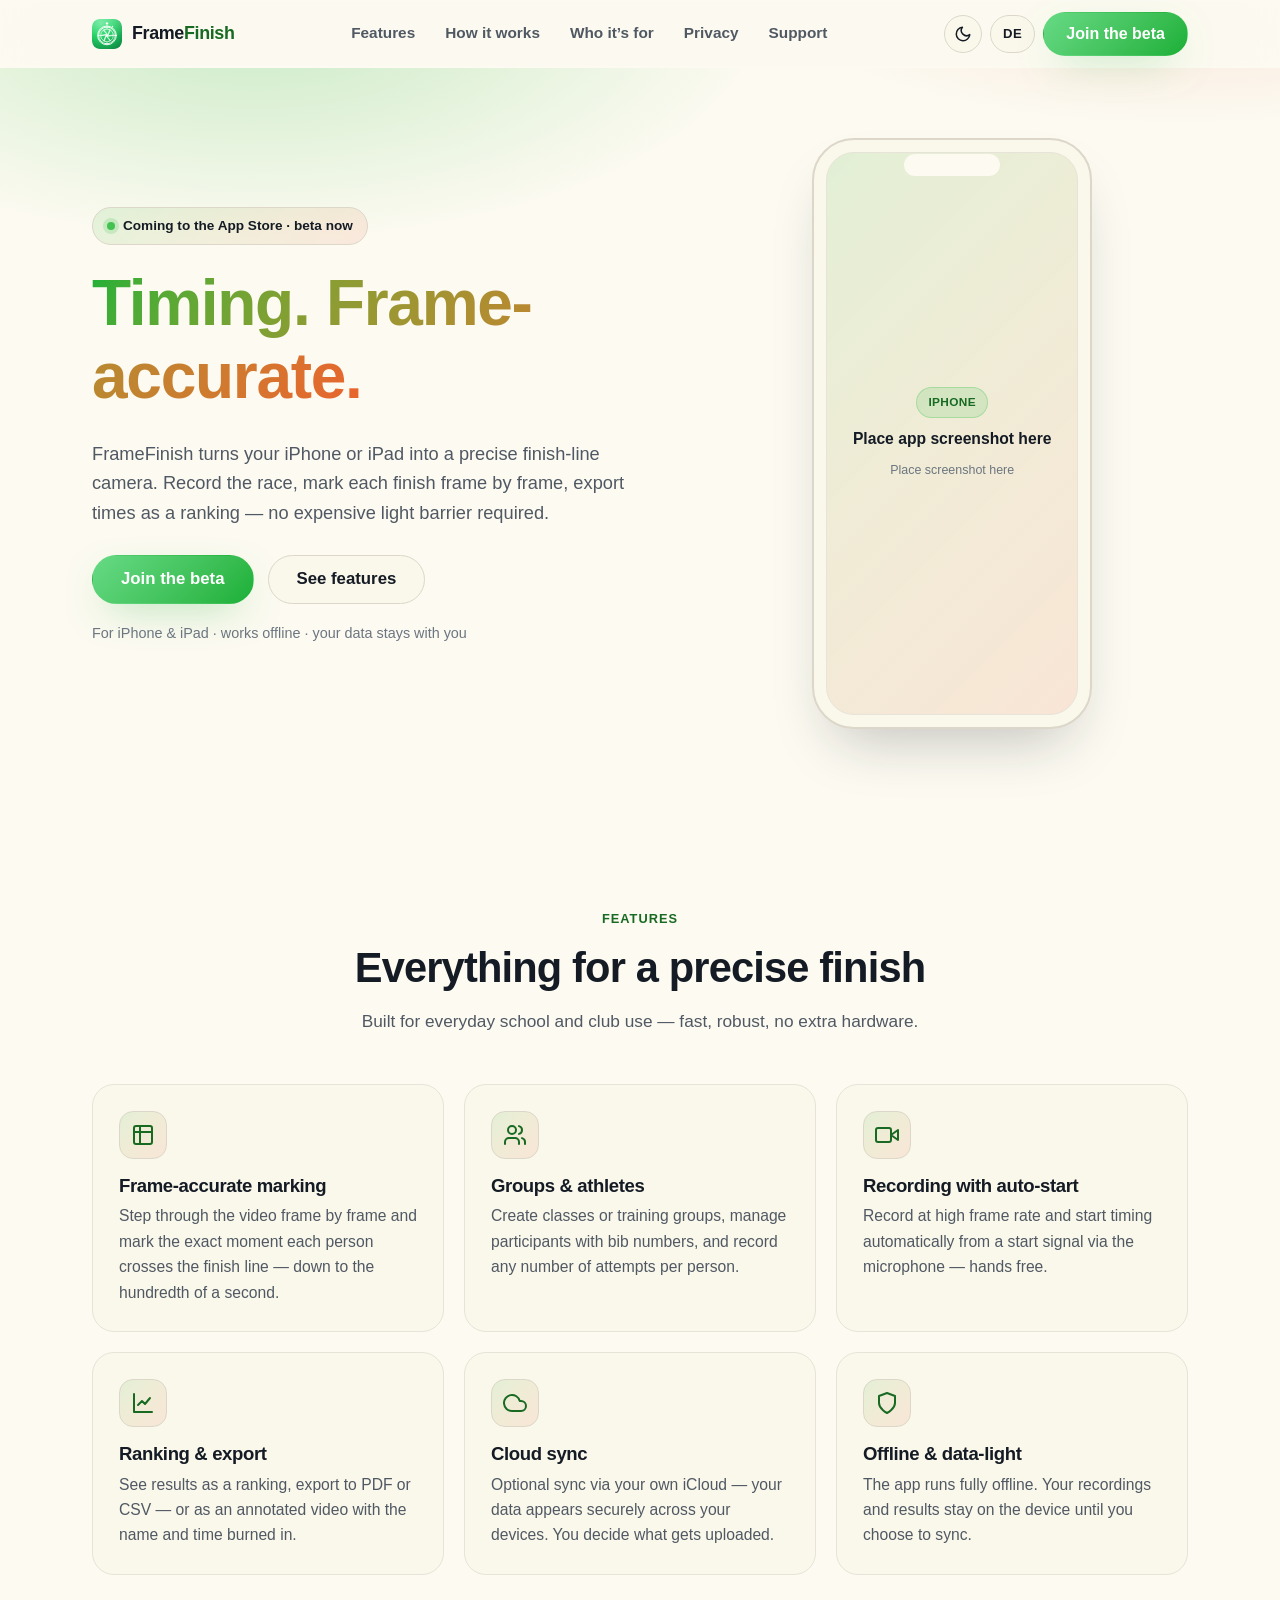
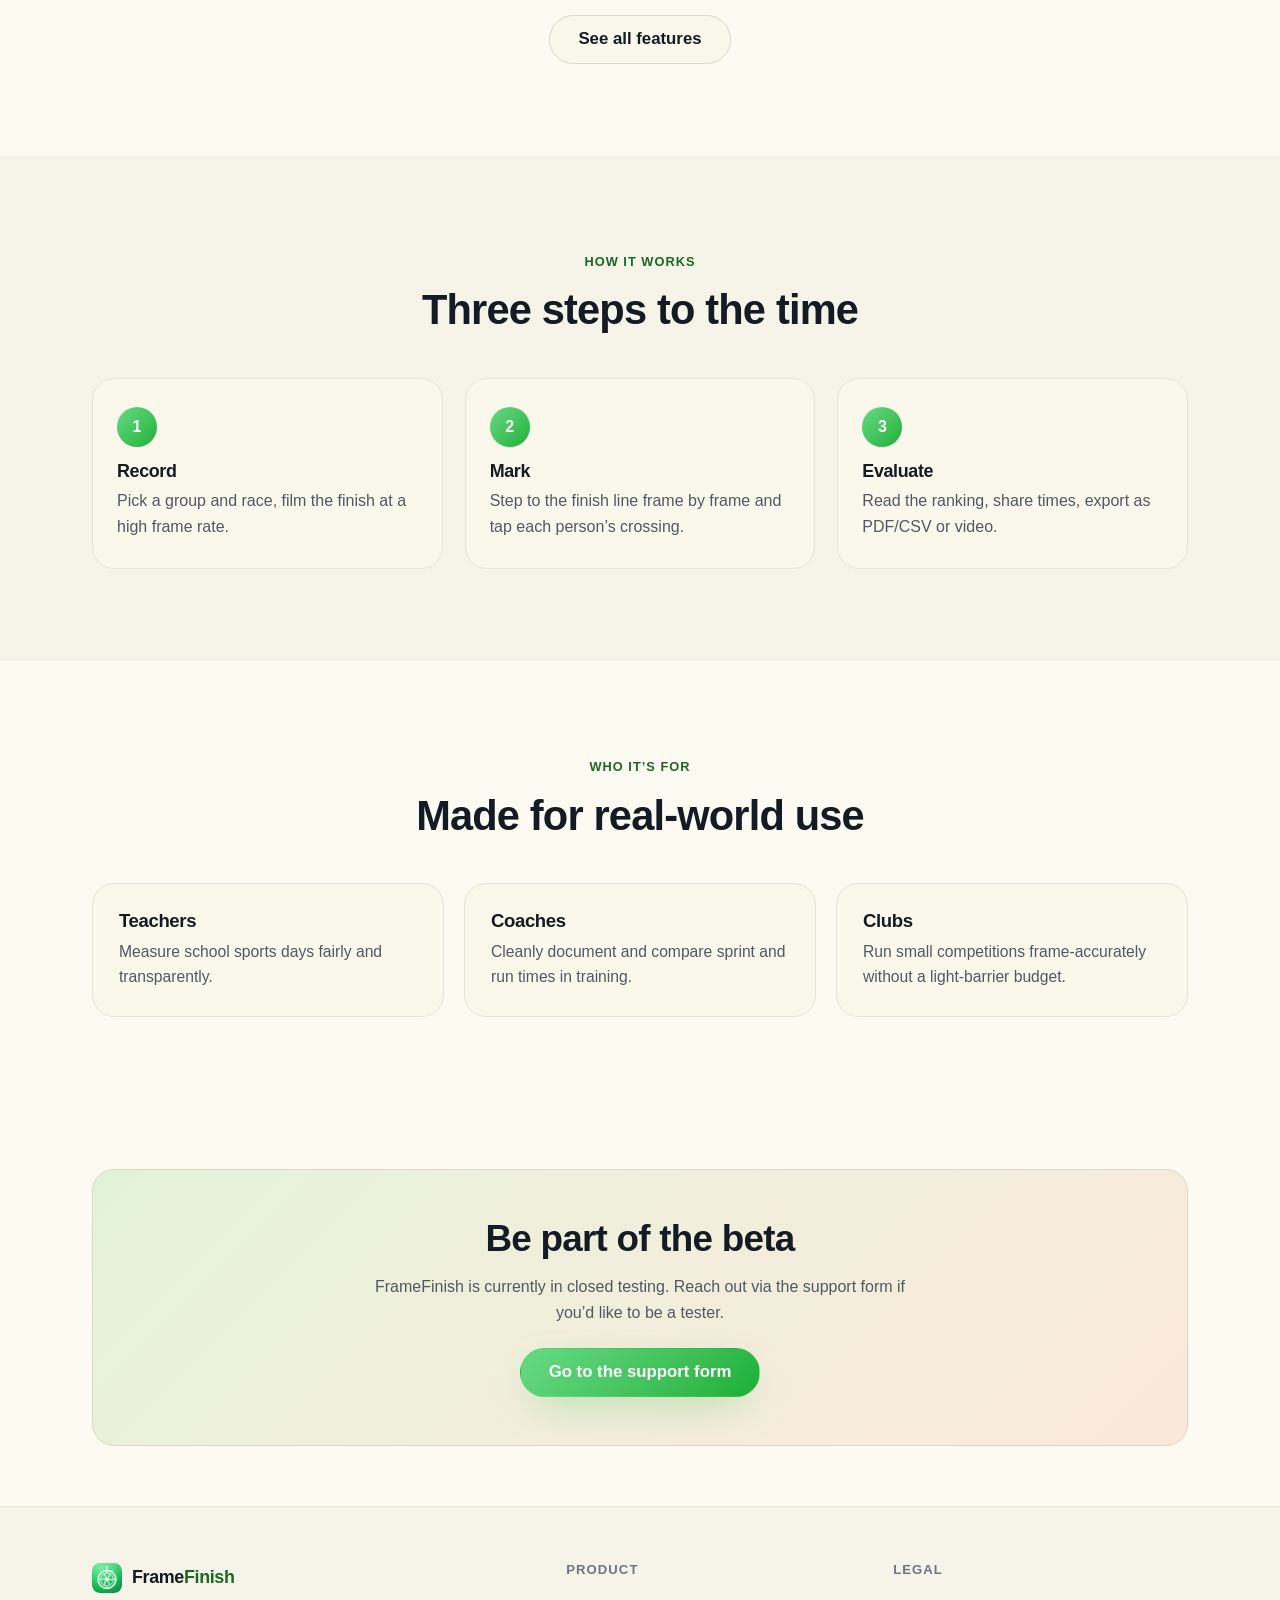
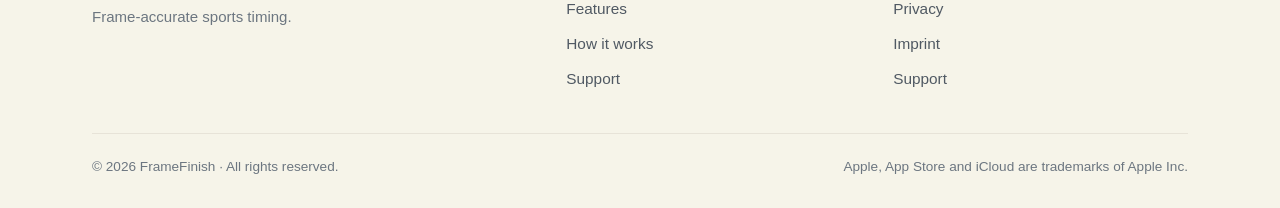
<file: index.html>
<!DOCTYPE html>
<html lang="de">
<head>
  <meta charset="UTF-8" />
  <meta name="viewport" content="width=device-width, initial-scale=1" />
  <title data-i18n="meta.title">FrameFinish — Zeitmessung. Frame-genau.</title>
  <meta name="description" data-i18n="meta.description" content="Frame-genaue Sport-Zeitmessung für Lehrkräfte und Trainer." />
  <meta name="theme-color" content="#fbfbf6" />
  <link rel="icon" type="image/svg+xml" href="assets/favicon.svg" />
  <link rel="preconnect" href="https://api.web3forms.com" />
  <link rel="stylesheet" href="css/style.css" />
  <script src="js/config.js"></script>
  <script src="js/theme.js"></script>
  <script src="js/i18n.js"></script>
  <!-- Open Graph -->
  <meta property="og:title" content="FrameFinish — Frame-accurate sports timing" />
  <meta property="og:description" content="Turn your iPhone/iPad into a precise finish-line camera." />
  <meta property="og:image" content="assets/logo.svg" />
  <meta property="og:type" content="website" />
</head>
<body>
  <!-- ===== Header ===== -->
  <header class="site-header">
    <div class="header-inner">
      <a class="brand" href="index.html" aria-label="FrameFinish">
        <img class="brand-mark" src="assets/logo.svg" alt="" width="30" height="30" />
        <span>Frame<span class="brand-fin">Finish</span></span>
      </a>

      <nav class="nav" data-nav-menu>
        <a class="nav-link" href="features.html" data-i18n="nav.features">Funktionen</a>
        <a class="nav-link" href="#how" data-i18n="nav.how">So funktioniert’s</a>
        <a class="nav-link" href="#audience" data-i18n="nav.audience">Für wen</a>
        <a class="nav-link" href="privacy.html" data-i18n="nav.privacy">Datenschutz</a>
        <a class="nav-link" href="support.html" data-i18n="nav.support">Support</a>
        <button class="theme-toggle" data-theme-toggle type="button" aria-label="Theme">
          <svg class="ic-moon" viewBox="0 0 24 24" fill="none" stroke="currentColor" stroke-width="2" stroke-linecap="round" stroke-linejoin="round" aria-hidden="true"><path d="M21 12.8A9 9 0 1 1 11.2 3a7 7 0 0 0 9.8 9.8z"/></svg>
          <svg class="ic-sun" viewBox="0 0 24 24" fill="none" stroke="currentColor" stroke-width="2" stroke-linecap="round" stroke-linejoin="round" aria-hidden="true"><circle cx="12" cy="12" r="4"/><path d="M12 2v2M12 20v2M4.9 4.9l1.4 1.4M17.7 17.7l1.4 1.4M2 12h2M20 12h2M6.3 17.7l-1.4 1.4M19.1 4.9l-1.4 1.4"/></svg>
        </button>
        <button class="lang-toggle" data-lang-toggle type="button" onclick="toggleLang()">EN</button>
      </nav>

      <div class="header-actions">
        <button class="theme-toggle" data-theme-toggle type="button" aria-label="Theme">
          <svg class="ic-moon" viewBox="0 0 24 24" fill="none" stroke="currentColor" stroke-width="2" stroke-linecap="round" stroke-linejoin="round" aria-hidden="true"><path d="M21 12.8A9 9 0 1 1 11.2 3a7 7 0 0 0 9.8 9.8z"/></svg>
          <svg class="ic-sun" viewBox="0 0 24 24" fill="none" stroke="currentColor" stroke-width="2" stroke-linecap="round" stroke-linejoin="round" aria-hidden="true"><circle cx="12" cy="12" r="4"/><path d="M12 2v2M12 20v2M4.9 4.9l1.4 1.4M17.7 17.7l1.4 1.4M2 12h2M20 12h2M6.3 17.7l-1.4 1.4M19.1 4.9l-1.4 1.4"/></svg>
        </button>
        <button class="lang-toggle" data-lang-toggle type="button" onclick="toggleLang()">EN</button>
        <a class="btn btn-primary" href="support.html" data-i18n="nav.cta">Beta testen</a>
        <button class="nav-toggle" data-nav-toggle aria-label="Menü" aria-expanded="false"><span></span></button>
      </div>
    </div>
  </header>

  <main>
    <!-- ===== Hero ===== -->
    <section class="hero">
      <div class="container hero-grid">
        <div>
          <span class="hero-badge"><span class="dot"></span><span data-i18n="hero.badge">Bald im App Store · jetzt als Beta</span></span>
          <h1><span class="grad" data-i18n="hero.title">Zeitmessung. Frame-genau.</span></h1>
          <p class="hero-sub" data-i18n="hero.subtitle">FrameFinish verwandelt dein iPhone in eine präzise Ziellinien-Kamera.</p>
          <div class="hero-actions">
            <a class="btn btn-primary btn-lg" href="support.html" data-i18n="hero.ctaPrimary">An der Beta teilnehmen</a>
            <a class="btn btn-ghost btn-lg" href="features.html" data-i18n="hero.ctaSecondary">Funktionen ansehen</a>
          </div>
          <p class="hero-note" data-i18n="hero.note">Für iPhone &amp; iPad · funktioniert offline · Daten bleiben bei dir</p>
        </div>

        <!-- iPhone-Mockup: Screenshot später einsetzen.
             So gehst du vor: ersetze den <div class="shot-note">…</div> durch
             <img src="assets/shots/home.png" alt="FrameFinish Startbildschirm" /> -->
        <div class="device device-phone">
          <div class="device-screen">
            <div class="shot-note">
              <span class="shot-chip">iPhone</span>
              <span class="shot-title" data-i18n="hero.mockup">App-Screenshot hier einsetzen</span>
              <span class="shot-hint" data-i18n="tour.shotHint">Screenshot hier einsetzen</span>
            </div>
          </div>
        </div>
      </div>
    </section>

    <!-- ===== Feature highlights ===== -->
    <section class="section" id="features">
      <div class="container">
        <div class="center" style="margin-bottom:48px">
          <span class="eyebrow" data-i18n="nav.features">Funktionen</span>
          <h2 data-i18n="features.title">Alles für den präzisen Zieleinlauf</h2>
          <p class="lead" data-i18n="features.subtitle">Gebaut für den Schul- und Vereinsalltag.</p>
        </div>
        <div class="grid grid-3">
          <article class="card">
            <div class="icon"><svg viewBox="0 0 24 24" fill="none" stroke="currentColor" stroke-width="2" stroke-linecap="round" stroke-linejoin="round"><rect x="3" y="3" width="18" height="18" rx="2"/><path d="M3 9h18M9 3v18"/></svg></div>
            <h3 data-i18n="features.f1.title">Frame-genaue Auswertung</h3>
            <p data-i18n="features.f1.body"></p>
          </article>
          <article class="card">
            <div class="icon"><svg viewBox="0 0 24 24" fill="none" stroke="currentColor" stroke-width="2" stroke-linecap="round" stroke-linejoin="round"><path d="M16 21v-2a4 4 0 0 0-4-4H6a4 4 0 0 0-4 4v2"/><circle cx="9" cy="7" r="4"/><path d="M22 21v-2a4 4 0 0 0-3-3.87M16 3.13a4 4 0 0 1 0 7.75"/></svg></div>
            <h3 data-i18n="features.f2.title">Gruppen &amp; Athlet:innen</h3>
            <p data-i18n="features.f2.body"></p>
          </article>
          <article class="card">
            <div class="icon"><svg viewBox="0 0 24 24" fill="none" stroke="currentColor" stroke-width="2" stroke-linecap="round" stroke-linejoin="round"><path d="m23 7-7 5 7 5V7z"/><rect x="1" y="5" width="15" height="14" rx="2"/></svg></div>
            <h3 data-i18n="features.f3.title">Aufnahme mit Auto-Start</h3>
            <p data-i18n="features.f3.body"></p>
          </article>
          <article class="card">
            <div class="icon"><svg viewBox="0 0 24 24" fill="none" stroke="currentColor" stroke-width="2" stroke-linecap="round" stroke-linejoin="round"><path d="M3 3v18h18"/><path d="m7 14 4-4 3 3 5-6"/></svg></div>
            <h3 data-i18n="features.f4.title">Rangliste &amp; Export</h3>
            <p data-i18n="features.f4.body"></p>
          </article>
          <article class="card">
            <div class="icon"><svg viewBox="0 0 24 24" fill="none" stroke="currentColor" stroke-width="2" stroke-linecap="round" stroke-linejoin="round"><path d="M18 10h-1.26A8 8 0 1 0 9 20h9a5 5 0 0 0 0-10z"/></svg></div>
            <h3 data-i18n="features.f5.title">Cloud-Sync</h3>
            <p data-i18n="features.f5.body"></p>
          </article>
          <article class="card">
            <div class="icon"><svg viewBox="0 0 24 24" fill="none" stroke="currentColor" stroke-width="2" stroke-linecap="round" stroke-linejoin="round"><path d="M12 22s8-4 8-10V5l-8-3-8 3v7c0 6 8 10 8 10z"/></svg></div>
            <h3 data-i18n="features.f6.title">Offline &amp; datensparsam</h3>
            <p data-i18n="features.f6.body"></p>
          </article>
        </div>
        <div class="center" style="margin-top:40px">
          <a class="btn btn-ghost btn-lg" href="features.html" data-i18n="features.all">Alle Funktionen ansehen</a>
        </div>
      </div>
    </section>

    <!-- ===== How it works ===== -->
    <section class="section alt" id="how">
      <div class="container">
        <div class="center" style="margin-bottom:44px">
          <span class="eyebrow" data-i18n="nav.how">So funktioniert’s</span>
          <h2 data-i18n="how.title">In drei Schritten zur Zeit</h2>
        </div>
        <div class="steps">
          <div class="step"><h3 data-i18n="how.s1.title">Aufnehmen</h3><p data-i18n="how.s1.body"></p></div>
          <div class="step"><h3 data-i18n="how.s2.title">Markieren</h3><p data-i18n="how.s2.body"></p></div>
          <div class="step"><h3 data-i18n="how.s3.title">Auswerten</h3><p data-i18n="how.s3.body"></p></div>
        </div>
      </div>
    </section>

    <!-- ===== Audience ===== -->
    <section class="section" id="audience">
      <div class="container">
        <div class="center" style="margin-bottom:44px">
          <span class="eyebrow" data-i18n="nav.audience">Für wen</span>
          <h2 data-i18n="audience.title">Gemacht für die Praxis</h2>
        </div>
        <div class="grid grid-3">
          <article class="card"><h3 data-i18n="audience.a1.title">Lehrkräfte</h3><p data-i18n="audience.a1.body"></p></article>
          <article class="card"><h3 data-i18n="audience.a2.title">Trainer:innen</h3><p data-i18n="audience.a2.body"></p></article>
          <article class="card"><h3 data-i18n="audience.a3.title">Vereine</h3><p data-i18n="audience.a3.body"></p></article>
        </div>
      </div>
    </section>

    <!-- ===== CTA ===== -->
    <section class="section-sm">
      <div class="container">
        <div class="cta-band">
          <h2 data-i18n="cta.title">Sei bei der Beta dabei</h2>
          <p data-i18n="cta.body"></p>
          <a class="btn btn-primary btn-lg" href="support.html" data-i18n="cta.button">Zum Support-Formular</a>
        </div>
      </div>
    </section>
  </main>

  <!-- ===== Footer ===== -->
  <footer class="site-footer">
    <div class="container">
      <div class="footer-grid">
        <div class="footer-brand">
          <a class="brand" href="index.html">
            <img class="brand-mark" src="assets/logo.svg" alt="" width="30" height="30" />
            <span>Frame<span class="brand-fin">Finish</span></span>
          </a>
          <p data-i18n="footer.tagline">Frame-genaue Sport-Zeitmessung.</p>
        </div>
        <div class="footer-col">
          <h4 data-i18n="footer.product">Produkt</h4>
          <a href="features.html" data-i18n="nav.features">Funktionen</a>
          <a href="#how" data-i18n="nav.how">So funktioniert’s</a>
          <a href="support.html" data-i18n="nav.support">Support</a>
        </div>
        <div class="footer-col">
          <h4 data-i18n="footer.legal">Rechtliches</h4>
          <a href="privacy.html" data-i18n="footer.privacy">Datenschutz</a>
          <a href="impressum.html" data-i18n="footer.impressum">Impressum</a>
          <a href="support.html" data-i18n="footer.support">Support</a>
        </div>
      </div>
      <div class="footer-bottom">
        <span>© <span data-year>2026</span> FrameFinish · <span data-i18n="footer.rights">Alle Rechte vorbehalten.</span></span>
        <span data-i18n="footer.disclaimer">Apple, App Store und iCloud sind Marken von Apple Inc.</span>
      </div>
    </div>
  </footer>

  <script src="js/main.js"></script>
</body>
</html>
</file>
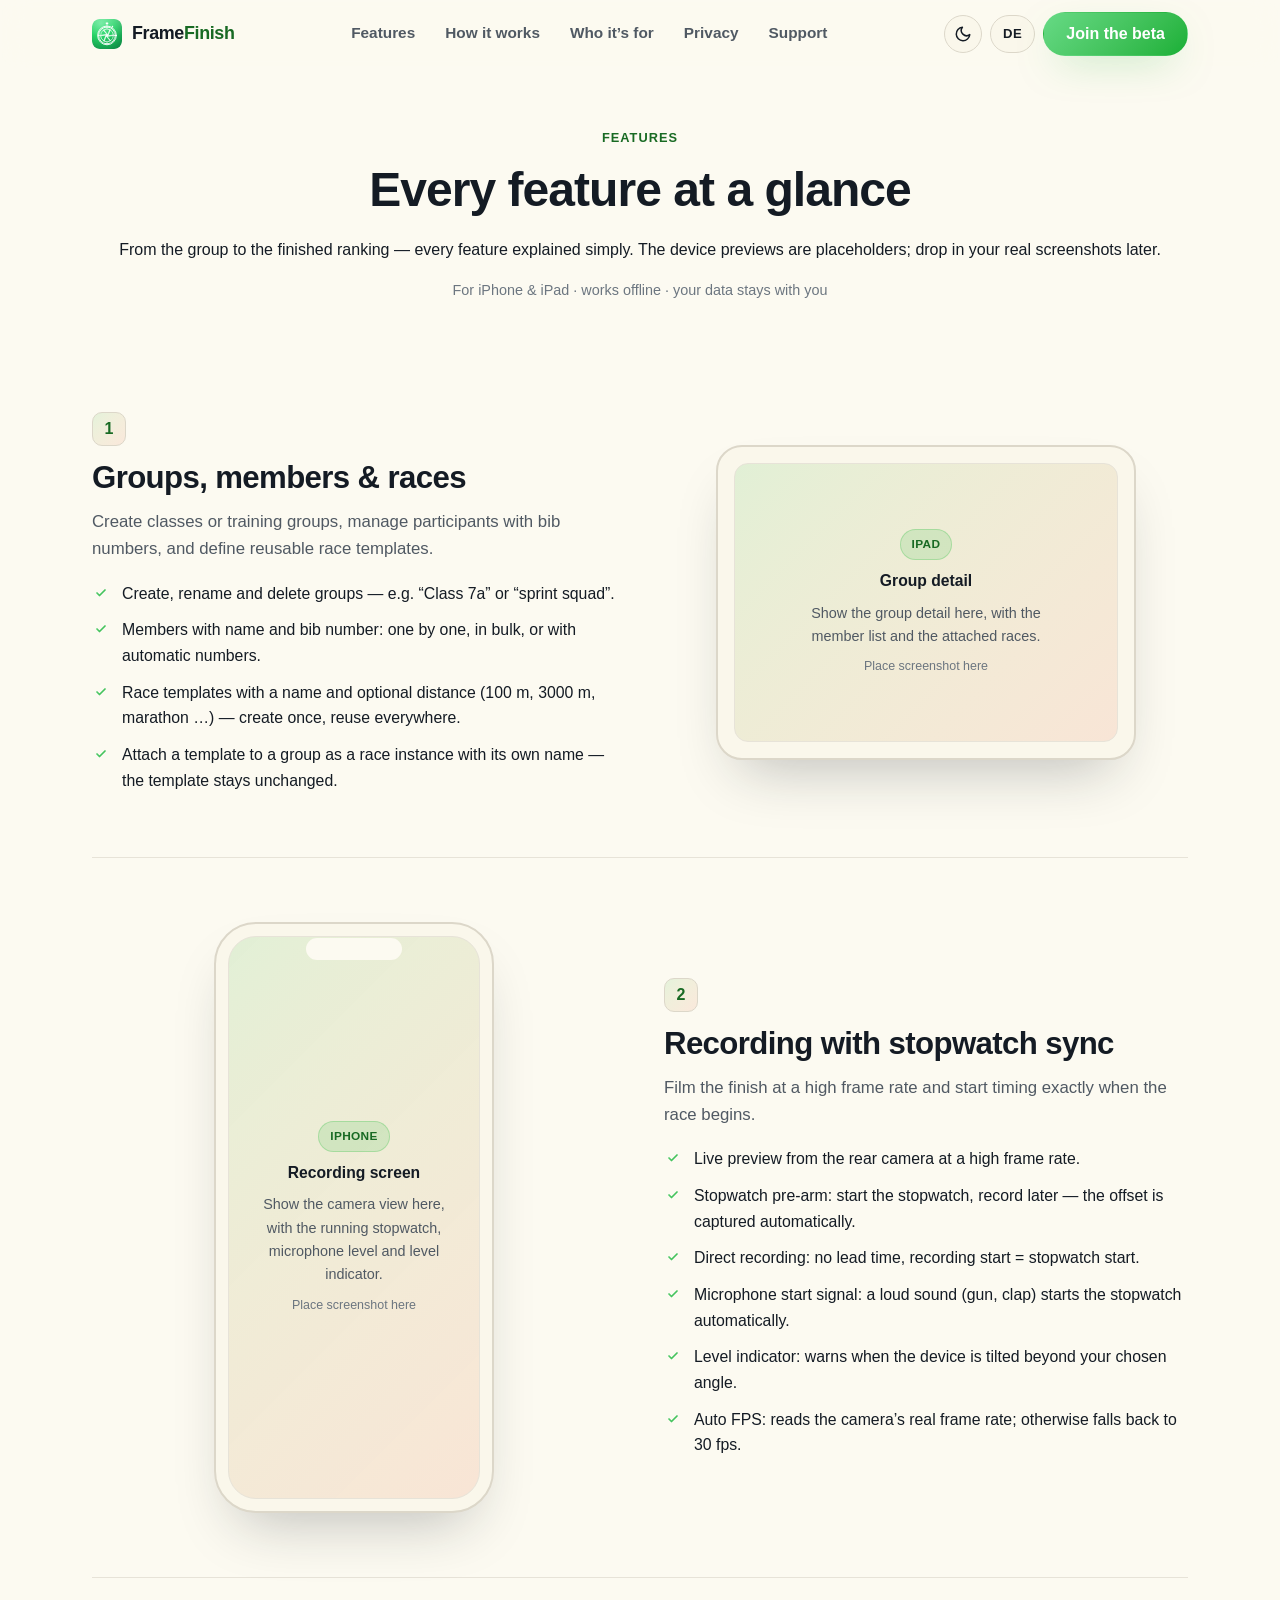
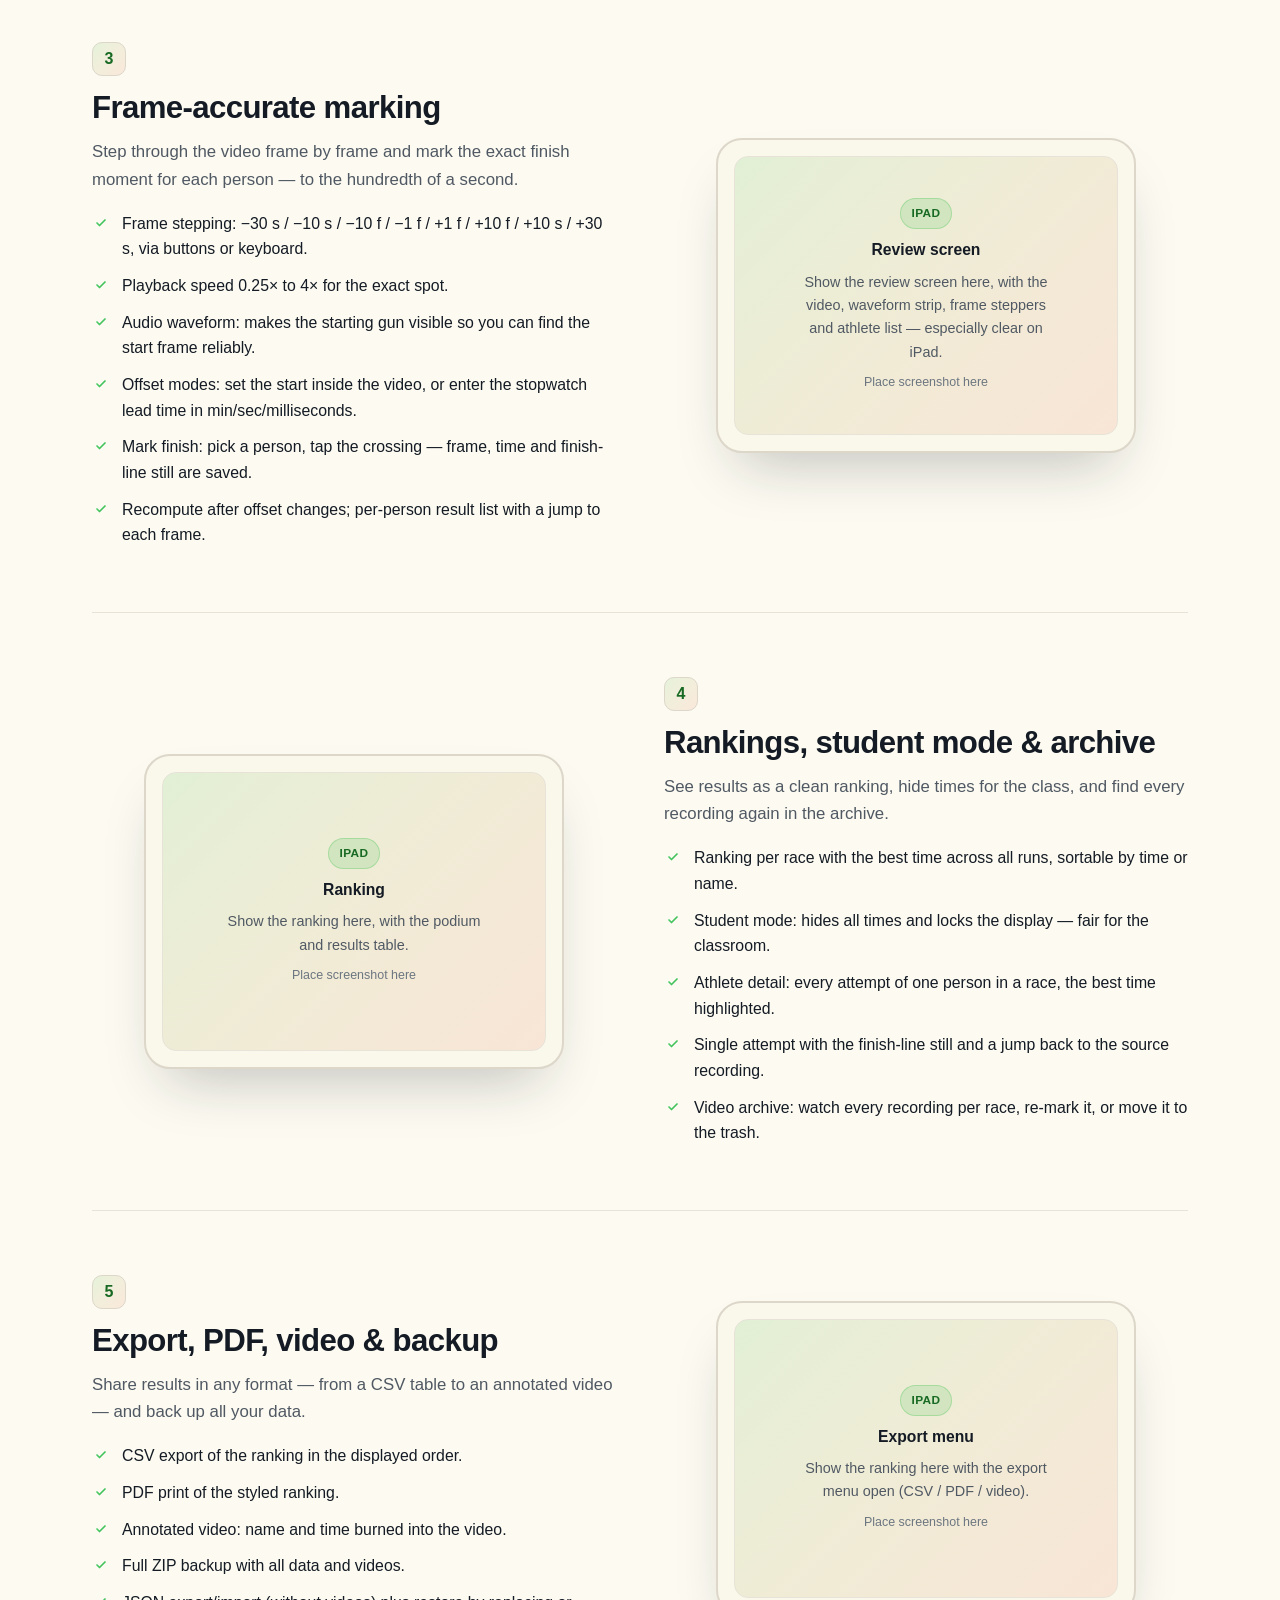
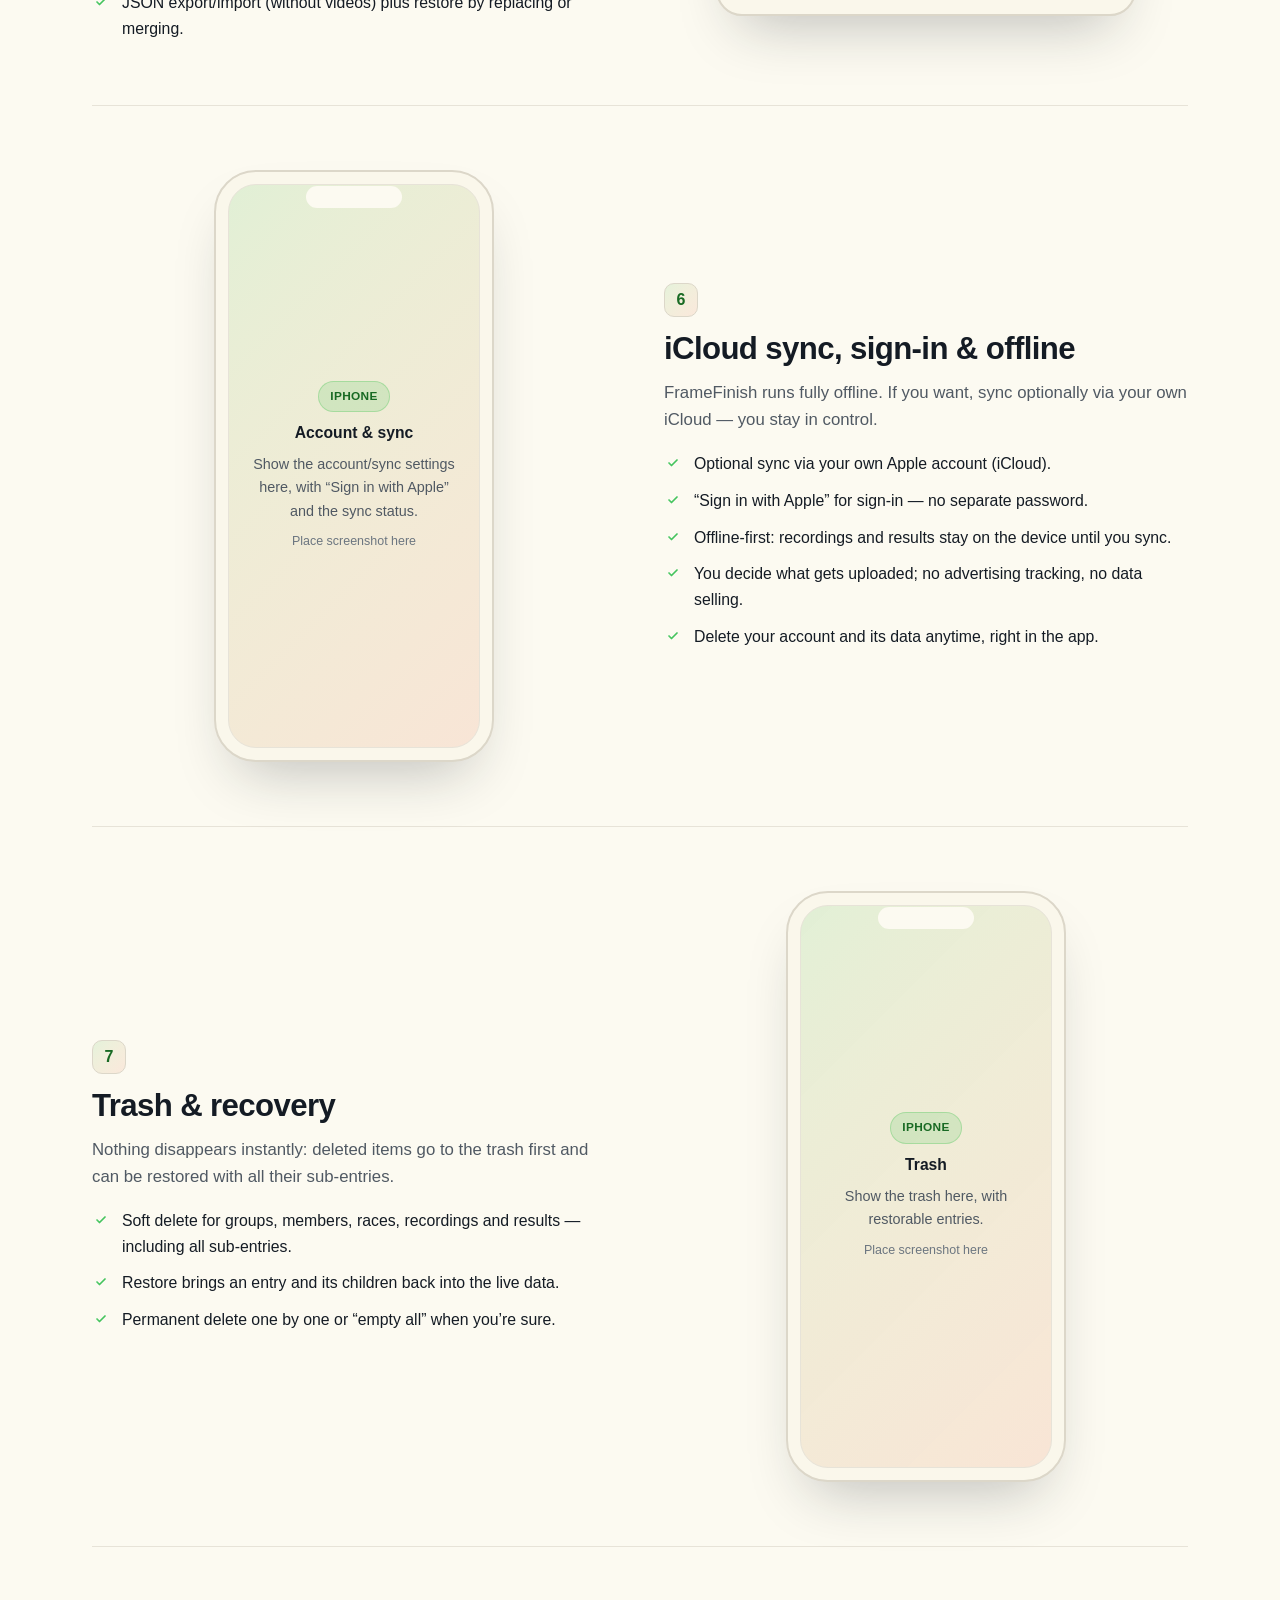
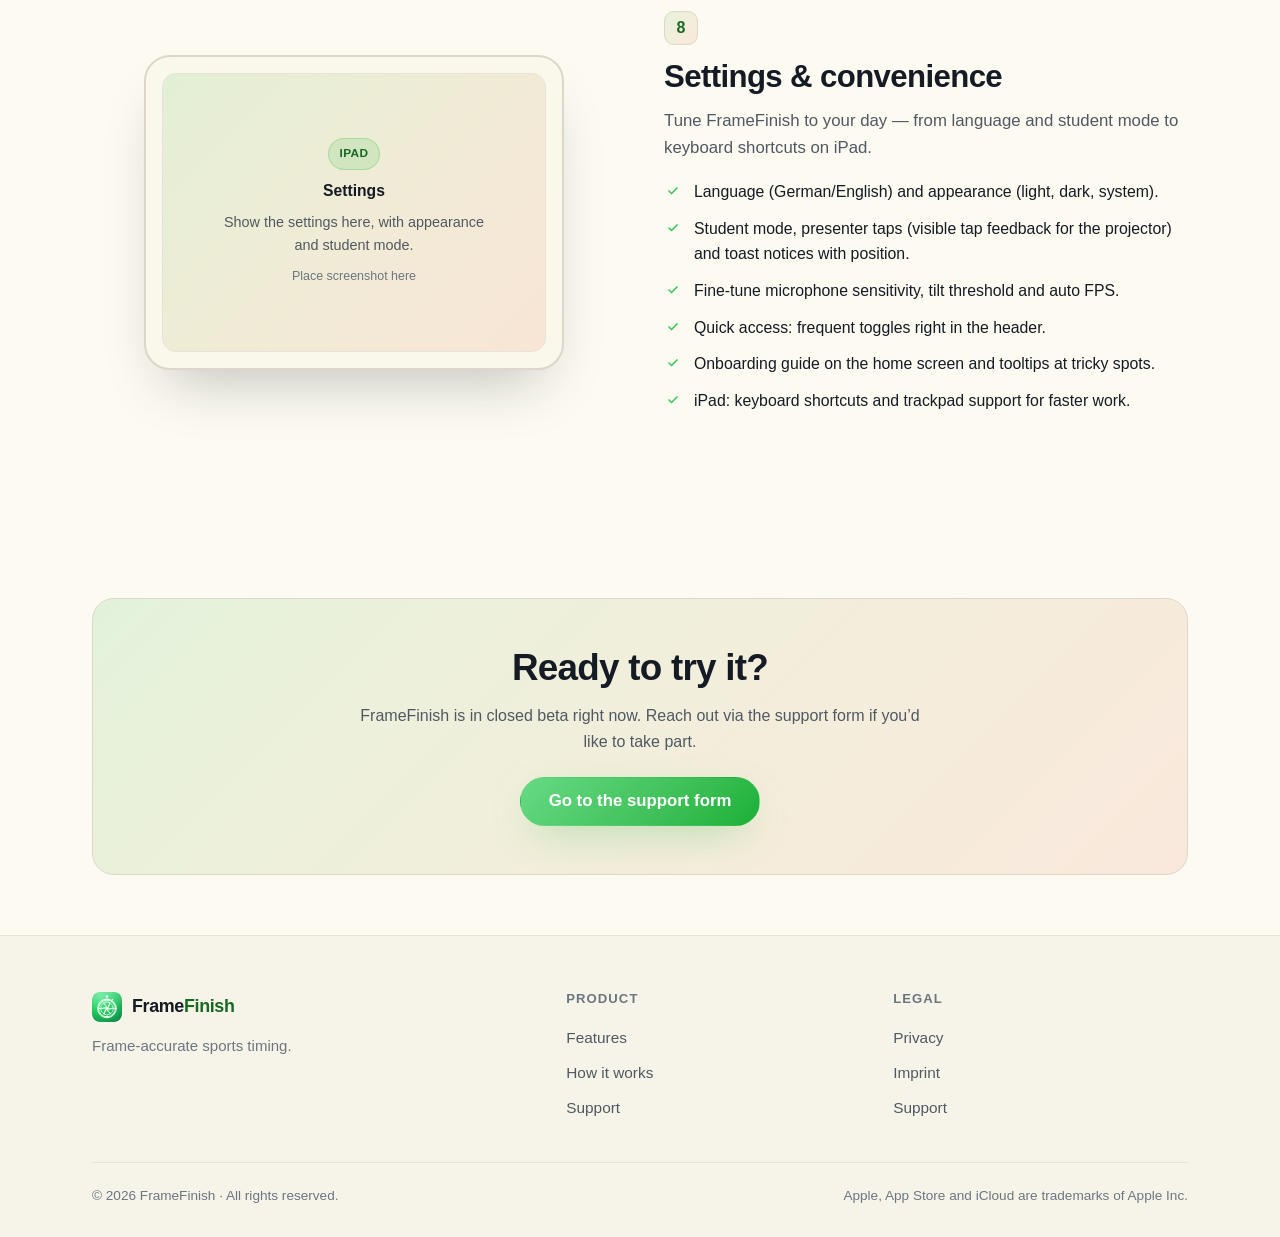
<file: features.html>
<!DOCTYPE html>
<html lang="de">
<head>
  <meta charset="UTF-8" />
  <meta name="viewport" content="width=device-width, initial-scale=1" />
  <title data-i18n="tour.metaTitle">Funktionen — FrameFinish</title>
  <meta name="description" data-i18n="tour.metaDescription" content="Alle Funktionen von FrameFinish im Detail." />
  <meta name="theme-color" content="#fbfbf6" />
  <link rel="icon" type="image/svg+xml" href="assets/favicon.svg" />
  <link rel="preconnect" href="https://api.web3forms.com" />
  <link rel="stylesheet" href="css/style.css" />
  <script src="js/config.js"></script>
  <script src="js/theme.js"></script>
  <script src="js/i18n.js"></script>
  <meta property="og:title" content="FrameFinish — Features" />
  <meta property="og:description" content="Every FrameFinish feature explained, with iPhone & iPad previews." />
  <meta property="og:image" content="assets/logo.svg" />
  <meta property="og:type" content="website" />
</head>
<body>
  <!-- ===== Header ===== -->
  <header class="site-header">
    <div class="header-inner">
      <a class="brand" href="index.html" aria-label="FrameFinish">
        <img class="brand-mark" src="assets/logo.svg" alt="" width="30" height="30" />
        <span>Frame<span class="brand-fin">Finish</span></span>
      </a>

      <nav class="nav" data-nav-menu>
        <a class="nav-link" href="features.html" data-i18n="nav.features">Funktionen</a>
        <a class="nav-link" href="index.html#how" data-i18n="nav.how">So funktioniert’s</a>
        <a class="nav-link" href="index.html#audience" data-i18n="nav.audience">Für wen</a>
        <a class="nav-link" href="privacy.html" data-i18n="nav.privacy">Datenschutz</a>
        <a class="nav-link" href="support.html" data-i18n="nav.support">Support</a>
        <button class="theme-toggle" data-theme-toggle type="button" aria-label="Theme">
          <svg class="ic-moon" viewBox="0 0 24 24" fill="none" stroke="currentColor" stroke-width="2" stroke-linecap="round" stroke-linejoin="round" aria-hidden="true"><path d="M21 12.8A9 9 0 1 1 11.2 3a7 7 0 0 0 9.8 9.8z"/></svg>
          <svg class="ic-sun" viewBox="0 0 24 24" fill="none" stroke="currentColor" stroke-width="2" stroke-linecap="round" stroke-linejoin="round" aria-hidden="true"><circle cx="12" cy="12" r="4"/><path d="M12 2v2M12 20v2M4.9 4.9l1.4 1.4M17.7 17.7l1.4 1.4M2 12h2M20 12h2M6.3 17.7l-1.4 1.4M19.1 4.9l-1.4 1.4"/></svg>
        </button>
        <button class="lang-toggle" data-lang-toggle type="button" onclick="toggleLang()">EN</button>
      </nav>

      <div class="header-actions">
        <button class="theme-toggle" data-theme-toggle type="button" aria-label="Theme">
          <svg class="ic-moon" viewBox="0 0 24 24" fill="none" stroke="currentColor" stroke-width="2" stroke-linecap="round" stroke-linejoin="round" aria-hidden="true"><path d="M21 12.8A9 9 0 1 1 11.2 3a7 7 0 0 0 9.8 9.8z"/></svg>
          <svg class="ic-sun" viewBox="0 0 24 24" fill="none" stroke="currentColor" stroke-width="2" stroke-linecap="round" stroke-linejoin="round" aria-hidden="true"><circle cx="12" cy="12" r="4"/><path d="M12 2v2M12 20v2M4.9 4.9l1.4 1.4M17.7 17.7l1.4 1.4M2 12h2M20 12h2M6.3 17.7l-1.4 1.4M19.1 4.9l-1.4 1.4"/></svg>
        </button>
        <button class="lang-toggle" data-lang-toggle type="button" onclick="toggleLang()">EN</button>
        <a class="btn btn-primary" href="support.html" data-i18n="nav.cta">Beta testen</a>
        <button class="nav-toggle" data-nav-toggle aria-label="Menü" aria-expanded="false"><span></span></button>
      </div>
    </div>
  </header>

  <main>
    <!-- ===== Tour hero ===== -->
    <section class="page-hero">
      <div class="container center">
        <span class="eyebrow" data-i18n="tour.eyebrow">Funktionen</span>
        <h1 data-i18n="tour.title">Alle Funktionen im Überblick</h1>
        <p class="lead" data-i18n="tour.subtitle">Jede Funktion einfach erklärt. Die Geräte-Vorschauen sind Platzhalter.</p>
        <p class="hero-note" data-i18n="tour.note">Für iPhone &amp; iPad · funktioniert offline · Daten bleiben bei dir</p>
      </div>
    </section>

    <section class="section-sm" style="padding-top:8px">
      <div class="container">

        <!-- ── 1 · Stammdaten (iPad) ───────────────────────────────── -->
        <div class="tour-row" id="stammdaten">
          <div class="tour-text">
            <span class="tour-num">1</span>
            <h2 data-i18n="tour.g1.title">Gruppen, Mitglieder &amp; Läufe</h2>
            <p class="lead" data-i18n="tour.g1.lead"></p>
            <ul class="feature-list">
              <li data-i18n="tour.g1.b1"></li>
              <li data-i18n="tour.g1.b2"></li>
              <li data-i18n="tour.g1.b3"></li>
              <li data-i18n="tour.g1.b4"></li>
            </ul>
          </div>
          <div class="tour-media">
            <!-- Screenshot später einsetzen: ersetze die .shot-note durch
                 <img src="assets/shots/group-detail.png" alt="" /> -->
            <div class="device device-pad">
              <div class="device-screen">
                <div class="shot-note">
                  <span class="shot-chip">iPad</span>
                  <span class="shot-title" data-i18n="tour.g1.shotTitle"></span>
                  <span class="shot-desc" data-i18n="tour.g1.shot"></span>
                  <span class="shot-hint" data-i18n="tour.shotHint"></span>
                </div>
              </div>
            </div>
          </div>
        </div>

        <!-- ── 2 · Aufnahme (iPhone) ───────────────────────────────── -->
        <div class="tour-row reverse" id="aufnahme">
          <div class="tour-text">
            <span class="tour-num">2</span>
            <h2 data-i18n="tour.g2.title">Aufnahme mit Stoppuhr-Sync</h2>
            <p class="lead" data-i18n="tour.g2.lead"></p>
            <ul class="feature-list">
              <li data-i18n="tour.g2.b1"></li>
              <li data-i18n="tour.g2.b2"></li>
              <li data-i18n="tour.g2.b3"></li>
              <li data-i18n="tour.g2.b4"></li>
              <li data-i18n="tour.g2.b5"></li>
              <li data-i18n="tour.g2.b6"></li>
            </ul>
          </div>
          <div class="tour-media">
            <!-- Screenshot später einsetzen: assets/shots/record.png -->
            <div class="device device-phone">
              <div class="device-screen">
                <div class="shot-note">
                  <span class="shot-chip">iPhone</span>
                  <span class="shot-title" data-i18n="tour.g2.shotTitle"></span>
                  <span class="shot-desc" data-i18n="tour.g2.shot"></span>
                  <span class="shot-hint" data-i18n="tour.shotHint"></span>
                </div>
              </div>
            </div>
          </div>
        </div>

        <!-- ── 3 · Auswertung (iPad, Fokus) ────────────────────────── -->
        <div class="tour-row" id="auswertung">
          <div class="tour-text">
            <span class="tour-num">3</span>
            <h2 data-i18n="tour.g3.title">Frame-genaue Auswertung</h2>
            <p class="lead" data-i18n="tour.g3.lead"></p>
            <ul class="feature-list">
              <li data-i18n="tour.g3.b1"></li>
              <li data-i18n="tour.g3.b2"></li>
              <li data-i18n="tour.g3.b3"></li>
              <li data-i18n="tour.g3.b4"></li>
              <li data-i18n="tour.g3.b5"></li>
              <li data-i18n="tour.g3.b6"></li>
            </ul>
          </div>
          <div class="tour-media">
            <!-- Screenshot später einsetzen: assets/shots/review-ipad.png
                 (Auswertung wirkt im iPad-Querformat am besten) -->
            <div class="device device-pad">
              <div class="device-screen">
                <div class="shot-note">
                  <span class="shot-chip">iPad</span>
                  <span class="shot-title" data-i18n="tour.g3.shotTitle"></span>
                  <span class="shot-desc" data-i18n="tour.g3.shot"></span>
                  <span class="shot-hint" data-i18n="tour.shotHint"></span>
                </div>
              </div>
            </div>
          </div>
        </div>

        <!-- ── 4 · Ranglisten & Archiv (iPad) ──────────────────────── -->
        <div class="tour-row reverse" id="ranglisten">
          <div class="tour-text">
            <span class="tour-num">4</span>
            <h2 data-i18n="tour.g4.title">Ranglisten, Schüler-Modus &amp; Archiv</h2>
            <p class="lead" data-i18n="tour.g4.lead"></p>
            <ul class="feature-list">
              <li data-i18n="tour.g4.b1"></li>
              <li data-i18n="tour.g4.b2"></li>
              <li data-i18n="tour.g4.b3"></li>
              <li data-i18n="tour.g4.b4"></li>
              <li data-i18n="tour.g4.b5"></li>
            </ul>
          </div>
          <div class="tour-media">
            <!-- Screenshot später einsetzen: assets/shots/ranking-ipad.png -->
            <div class="device device-pad">
              <div class="device-screen">
                <div class="shot-note">
                  <span class="shot-chip">iPad</span>
                  <span class="shot-title" data-i18n="tour.g4.shotTitle"></span>
                  <span class="shot-desc" data-i18n="tour.g4.shot"></span>
                  <span class="shot-hint" data-i18n="tour.shotHint"></span>
                </div>
              </div>
            </div>
          </div>
        </div>

        <!-- ── 5 · Export & Backup (iPad) ──────────────────────────── -->
        <div class="tour-row" id="export">
          <div class="tour-text">
            <span class="tour-num">5</span>
            <h2 data-i18n="tour.g5.title">Export, PDF, Video &amp; Backup</h2>
            <p class="lead" data-i18n="tour.g5.lead"></p>
            <ul class="feature-list">
              <li data-i18n="tour.g5.b1"></li>
              <li data-i18n="tour.g5.b2"></li>
              <li data-i18n="tour.g5.b3"></li>
              <li data-i18n="tour.g5.b4"></li>
              <li data-i18n="tour.g5.b5"></li>
            </ul>
          </div>
          <div class="tour-media">
            <!-- Screenshot später einsetzen: assets/shots/export-ipad.png -->
            <div class="device device-pad">
              <div class="device-screen">
                <div class="shot-note">
                  <span class="shot-chip">iPad</span>
                  <span class="shot-title" data-i18n="tour.g5.shotTitle"></span>
                  <span class="shot-desc" data-i18n="tour.g5.shot"></span>
                  <span class="shot-hint" data-i18n="tour.shotHint"></span>
                </div>
              </div>
            </div>
          </div>
        </div>

        <!-- ── 6 · Sync & Konto (iPhone) ───────────────────────────── -->
        <div class="tour-row reverse" id="sync">
          <div class="tour-text">
            <span class="tour-num">6</span>
            <h2 data-i18n="tour.g6.title">iCloud-Sync, Anmeldung &amp; Offline</h2>
            <p class="lead" data-i18n="tour.g6.lead"></p>
            <ul class="feature-list">
              <li data-i18n="tour.g6.b1"></li>
              <li data-i18n="tour.g6.b2"></li>
              <li data-i18n="tour.g6.b3"></li>
              <li data-i18n="tour.g6.b4"></li>
              <li data-i18n="tour.g6.b5"></li>
            </ul>
          </div>
          <div class="tour-media">
            <!-- Screenshot später einsetzen: assets/shots/account.png -->
            <div class="device device-phone">
              <div class="device-screen">
                <div class="shot-note">
                  <span class="shot-chip">iPhone</span>
                  <span class="shot-title" data-i18n="tour.g6.shotTitle"></span>
                  <span class="shot-desc" data-i18n="tour.g6.shot"></span>
                  <span class="shot-hint" data-i18n="tour.shotHint"></span>
                </div>
              </div>
            </div>
          </div>
        </div>

        <!-- ── 7 · Papierkorb (iPhone) ─────────────────────────────── -->
        <div class="tour-row" id="papierkorb">
          <div class="tour-text">
            <span class="tour-num">7</span>
            <h2 data-i18n="tour.g7.title">Papierkorb &amp; Wiederherstellung</h2>
            <p class="lead" data-i18n="tour.g7.lead"></p>
            <ul class="feature-list">
              <li data-i18n="tour.g7.b1"></li>
              <li data-i18n="tour.g7.b2"></li>
              <li data-i18n="tour.g7.b3"></li>
            </ul>
          </div>
          <div class="tour-media">
            <!-- Screenshot später einsetzen: assets/shots/trash.png -->
            <div class="device device-phone">
              <div class="device-screen">
                <div class="shot-note">
                  <span class="shot-chip">iPhone</span>
                  <span class="shot-title" data-i18n="tour.g7.shotTitle"></span>
                  <span class="shot-desc" data-i18n="tour.g7.shot"></span>
                  <span class="shot-hint" data-i18n="tour.shotHint"></span>
                </div>
              </div>
            </div>
          </div>
        </div>

        <!-- ── 8 · Einstellungen (iPad) ────────────────────────────── -->
        <div class="tour-row reverse" id="einstellungen">
          <div class="tour-text">
            <span class="tour-num">8</span>
            <h2 data-i18n="tour.g8.title">Einstellungen &amp; Bedienkomfort</h2>
            <p class="lead" data-i18n="tour.g8.lead"></p>
            <ul class="feature-list">
              <li data-i18n="tour.g8.b1"></li>
              <li data-i18n="tour.g8.b2"></li>
              <li data-i18n="tour.g8.b3"></li>
              <li data-i18n="tour.g8.b4"></li>
              <li data-i18n="tour.g8.b5"></li>
              <li data-i18n="tour.g8.b6"></li>
            </ul>
          </div>
          <div class="tour-media">
            <!-- Screenshot später einsetzen: assets/shots/settings-ipad.png -->
            <div class="device device-pad">
              <div class="device-screen">
                <div class="shot-note">
                  <span class="shot-chip">iPad</span>
                  <span class="shot-title" data-i18n="tour.g8.shotTitle"></span>
                  <span class="shot-desc" data-i18n="tour.g8.shot"></span>
                  <span class="shot-hint" data-i18n="tour.shotHint"></span>
                </div>
              </div>
            </div>
          </div>
        </div>

      </div>
    </section>

    <!-- ===== CTA ===== -->
    <section class="section-sm">
      <div class="container">
        <div class="cta-band">
          <h2 data-i18n="tour.cta.title">Bereit, es auszuprobieren?</h2>
          <p data-i18n="tour.cta.body"></p>
          <a class="btn btn-primary btn-lg" href="support.html" data-i18n="tour.cta.button">Zum Support-Formular</a>
        </div>
      </div>
    </section>
  </main>

  <!-- ===== Footer ===== -->
  <footer class="site-footer">
    <div class="container">
      <div class="footer-grid">
        <div class="footer-brand">
          <a class="brand" href="index.html">
            <img class="brand-mark" src="assets/logo.svg" alt="" width="30" height="30" />
            <span>Frame<span class="brand-fin">Finish</span></span>
          </a>
          <p data-i18n="footer.tagline">Frame-genaue Sport-Zeitmessung.</p>
        </div>
        <div class="footer-col">
          <h4 data-i18n="footer.product">Produkt</h4>
          <a href="features.html" data-i18n="nav.features">Funktionen</a>
          <a href="index.html#how" data-i18n="nav.how">So funktioniert’s</a>
          <a href="support.html" data-i18n="nav.support">Support</a>
        </div>
        <div class="footer-col">
          <h4 data-i18n="footer.legal">Rechtliches</h4>
          <a href="privacy.html" data-i18n="footer.privacy">Datenschutz</a>
          <a href="impressum.html" data-i18n="footer.impressum">Impressum</a>
          <a href="support.html" data-i18n="footer.support">Support</a>
        </div>
      </div>
      <div class="footer-bottom">
        <span>© <span data-year>2026</span> FrameFinish · <span data-i18n="footer.rights">Alle Rechte vorbehalten.</span></span>
        <span data-i18n="footer.disclaimer">Apple, App Store und iCloud sind Marken von Apple Inc.</span>
      </div>
    </div>
  </footer>

  <script src="js/main.js"></script>
</body>
</html>
</file>
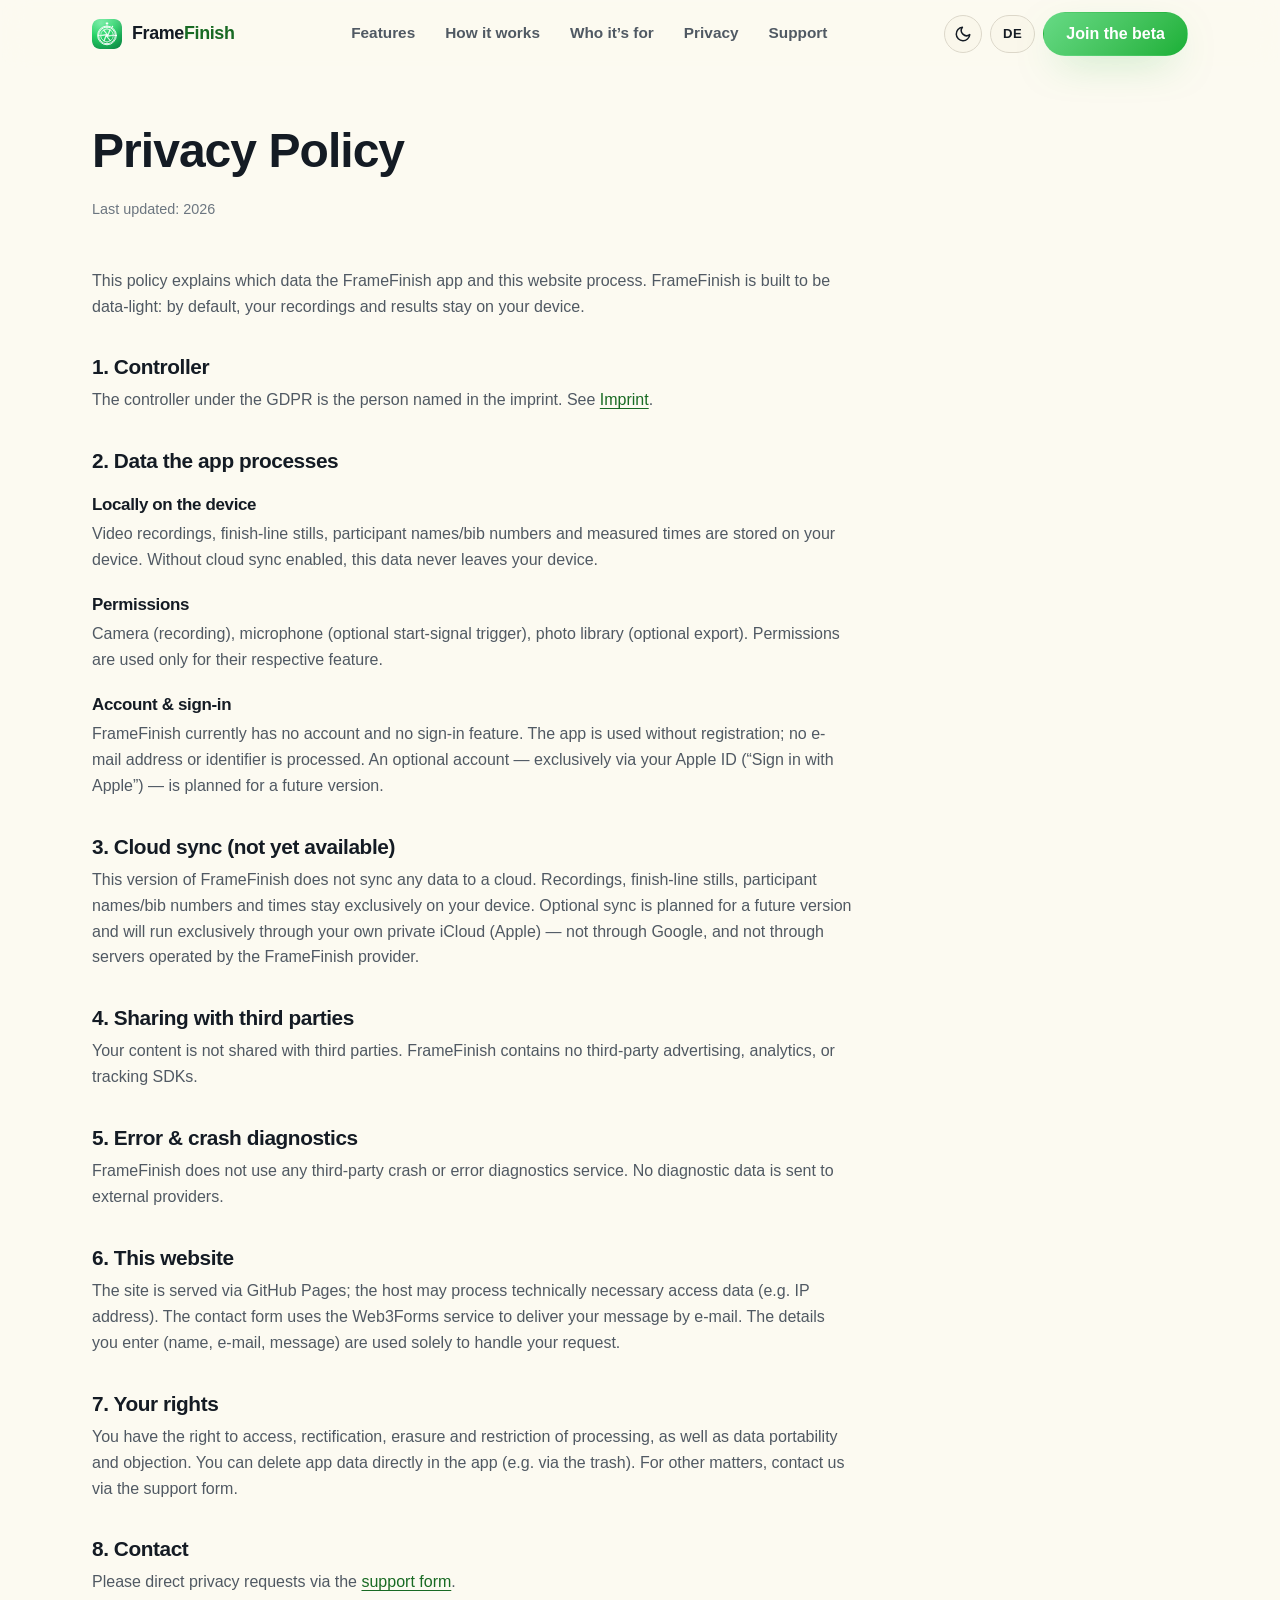
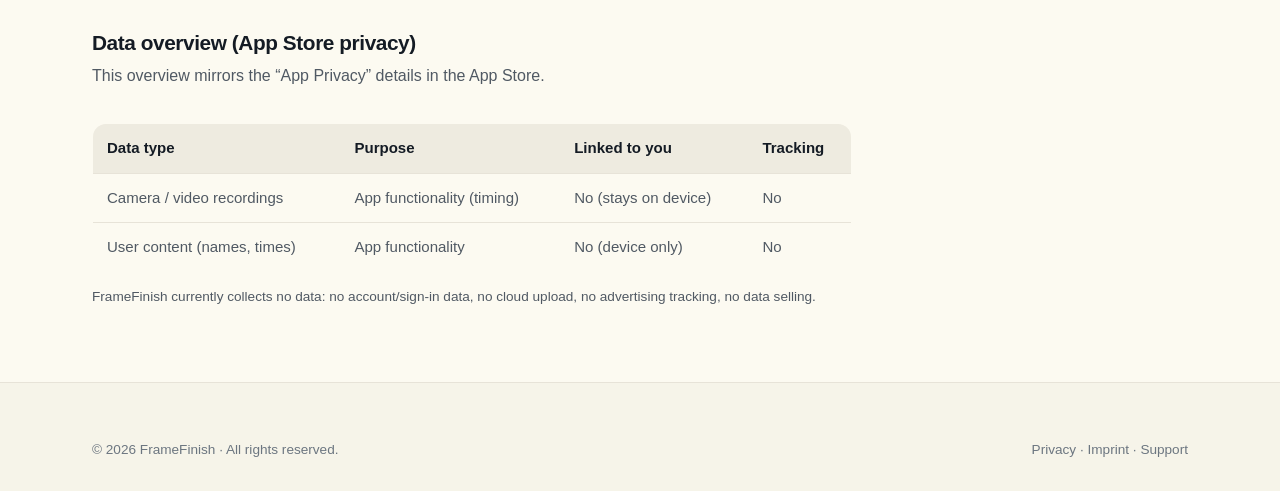
<file: privacy.html>
<!DOCTYPE html>
<html lang="de">
<head>
  <meta charset="UTF-8" />
  <meta name="viewport" content="width=device-width, initial-scale=1" />
  <title data-i18n="privacy.title">Datenschutzerklärung — FrameFinish</title>
  <meta name="description" data-i18n="meta.description" content="" />
  <meta name="theme-color" content="#fbfbf6" />
  <link rel="icon" type="image/svg+xml" href="assets/favicon.svg" />
  <link rel="stylesheet" href="css/style.css" />
  <script src="js/config.js"></script>
  <script src="js/theme.js"></script>
  <script src="js/i18n.js"></script>
</head>
<body>
  <header class="site-header">
    <div class="header-inner">
      <a class="brand" href="index.html" aria-label="FrameFinish">
        <img class="brand-mark" src="assets/logo.svg" alt="" width="30" height="30" />
        <span>Frame<span class="brand-fin">Finish</span></span>
      </a>
      <nav class="nav" data-nav-menu>
        <a class="nav-link" href="features.html" data-i18n="nav.features">Funktionen</a>
        <a class="nav-link" href="index.html#how" data-i18n="nav.how">So funktioniert’s</a>
        <a class="nav-link" href="index.html#audience" data-i18n="nav.audience">Für wen</a>
        <a class="nav-link" href="privacy.html" data-i18n="nav.privacy">Datenschutz</a>
        <a class="nav-link" href="support.html" data-i18n="nav.support">Support</a>
        <button class="theme-toggle" data-theme-toggle type="button" aria-label="Theme">
          <svg class="ic-moon" viewBox="0 0 24 24" fill="none" stroke="currentColor" stroke-width="2" stroke-linecap="round" stroke-linejoin="round" aria-hidden="true"><path d="M21 12.8A9 9 0 1 1 11.2 3a7 7 0 0 0 9.8 9.8z"/></svg>
          <svg class="ic-sun" viewBox="0 0 24 24" fill="none" stroke="currentColor" stroke-width="2" stroke-linecap="round" stroke-linejoin="round" aria-hidden="true"><circle cx="12" cy="12" r="4"/><path d="M12 2v2M12 20v2M4.9 4.9l1.4 1.4M17.7 17.7l1.4 1.4M2 12h2M20 12h2M6.3 17.7l-1.4 1.4M19.1 4.9l-1.4 1.4"/></svg>
        </button>
        <button class="lang-toggle" data-lang-toggle type="button" onclick="toggleLang()">EN</button>
      </nav>
      <div class="header-actions">
        <button class="theme-toggle" data-theme-toggle type="button" aria-label="Theme">
          <svg class="ic-moon" viewBox="0 0 24 24" fill="none" stroke="currentColor" stroke-width="2" stroke-linecap="round" stroke-linejoin="round" aria-hidden="true"><path d="M21 12.8A9 9 0 1 1 11.2 3a7 7 0 0 0 9.8 9.8z"/></svg>
          <svg class="ic-sun" viewBox="0 0 24 24" fill="none" stroke="currentColor" stroke-width="2" stroke-linecap="round" stroke-linejoin="round" aria-hidden="true"><circle cx="12" cy="12" r="4"/><path d="M12 2v2M12 20v2M4.9 4.9l1.4 1.4M17.7 17.7l1.4 1.4M2 12h2M20 12h2M6.3 17.7l-1.4 1.4M19.1 4.9l-1.4 1.4"/></svg>
        </button>
        <button class="lang-toggle" data-lang-toggle type="button" onclick="toggleLang()">EN</button>
        <a class="btn btn-primary" href="support.html" data-i18n="nav.cta">Beta testen</a>
        <button class="nav-toggle" data-nav-toggle aria-label="Menü" aria-expanded="false"><span></span></button>
      </div>
    </div>
  </header>

  <main>
    <section class="page-hero">
      <div class="container">
        <h1 data-i18n="privacy.title">Datenschutzerklärung</h1>
        <p class="updated"><span data-i18n="privacy.updated">Stand: </span><span data-year>2026</span></p>
      </div>
    </section>

    <section class="section-sm" style="padding-top:8px">
      <div class="container">
        <div class="prose">
          <p data-i18n="privacy.intro"></p>

          <h2 data-i18n="privacy.controller.title">1. Verantwortlicher</h2>
          <p><span data-i18n="privacy.controller.body"></span><a href="impressum.html" data-i18n="privacy.controller.link">Impressum</a>.</p>

          <h2 data-i18n="privacy.app.title">2. Welche Daten die App verarbeitet</h2>
          <h3 data-i18n="privacy.app.local.title">Lokal auf dem Gerät</h3>
          <p data-i18n="privacy.app.local.body"></p>
          <h3 data-i18n="privacy.app.permissions.title">Berechtigungen</h3>
          <p data-i18n="privacy.app.permissions.body"></p>
          <h3 data-i18n="privacy.app.account.title">Konto &amp; Anmeldung</h3>
          <p data-i18n="privacy.app.account.body"></p>

          <h2 data-i18n="privacy.cloud.title">3. Cloud-Synchronisierung</h2>
          <p data-i18n="privacy.cloud.body"></p>

          <h2 data-i18n="privacy.thirdparty.title">4. Weitergabe an Dritte</h2>
          <p data-i18n="privacy.thirdparty.body"></p>

          <h2 data-i18n="privacy.crash.title">5. Fehler- und Absturzdiagnose</h2>
          <p data-i18n="privacy.crash.body"></p>

          <h2 data-i18n="privacy.website.title">6. Diese Website</h2>
          <p data-i18n="privacy.website.body"></p>

          <h2 data-i18n="privacy.rights.title">7. Deine Rechte</h2>
          <p data-i18n="privacy.rights.body"></p>

          <h2 data-i18n="privacy.contact.title">8. Kontakt</h2>
          <p><span data-i18n="privacy.contact.body"></span><a href="support.html" data-i18n="privacy.contact.link">Support-Formular</a>.</p>

          <h2 data-i18n="labels.title">Daten-Übersicht (App-Store-Angaben)</h2>
          <p data-i18n="labels.subtitle"></p>
          <div class="table-wrap">
            <table class="data-table">
              <thead>
                <tr>
                  <th data-i18n="labels.col.type">Datenart</th>
                  <th data-i18n="labels.col.purpose">Zweck</th>
                  <th data-i18n="labels.col.linked">Mit dir verknüpft</th>
                  <th data-i18n="labels.col.tracking">Tracking</th>
                </tr>
              </thead>
              <tbody>
                <tr><td data-i18n="labels.row1.type"></td><td data-i18n="labels.row1.purpose"></td><td data-i18n="labels.row1.linked"></td><td data-i18n="labels.row1.tracking"></td></tr>
                <tr><td data-i18n="labels.row3.type"></td><td data-i18n="labels.row3.purpose"></td><td data-i18n="labels.row3.linked"></td><td data-i18n="labels.row3.tracking"></td></tr>
              </tbody>
            </table>
          </div>
          <p class="form-hint" data-i18n="labels.note"></p>
        </div>
      </div>
    </section>
  </main>

  <footer class="site-footer">
    <div class="container">
      <div class="footer-bottom" style="border:none;padding-top:0">
        <span>© <span data-year>2026</span> FrameFinish · <span data-i18n="footer.rights">Alle Rechte vorbehalten.</span></span>
        <span>
          <a href="privacy.html" data-i18n="footer.privacy">Datenschutz</a> ·
          <a href="impressum.html" data-i18n="footer.impressum">Impressum</a> ·
          <a href="support.html" data-i18n="footer.support">Support</a>
        </span>
      </div>
    </div>
  </footer>

  <script src="js/main.js"></script>
</body>
</html>
</file>
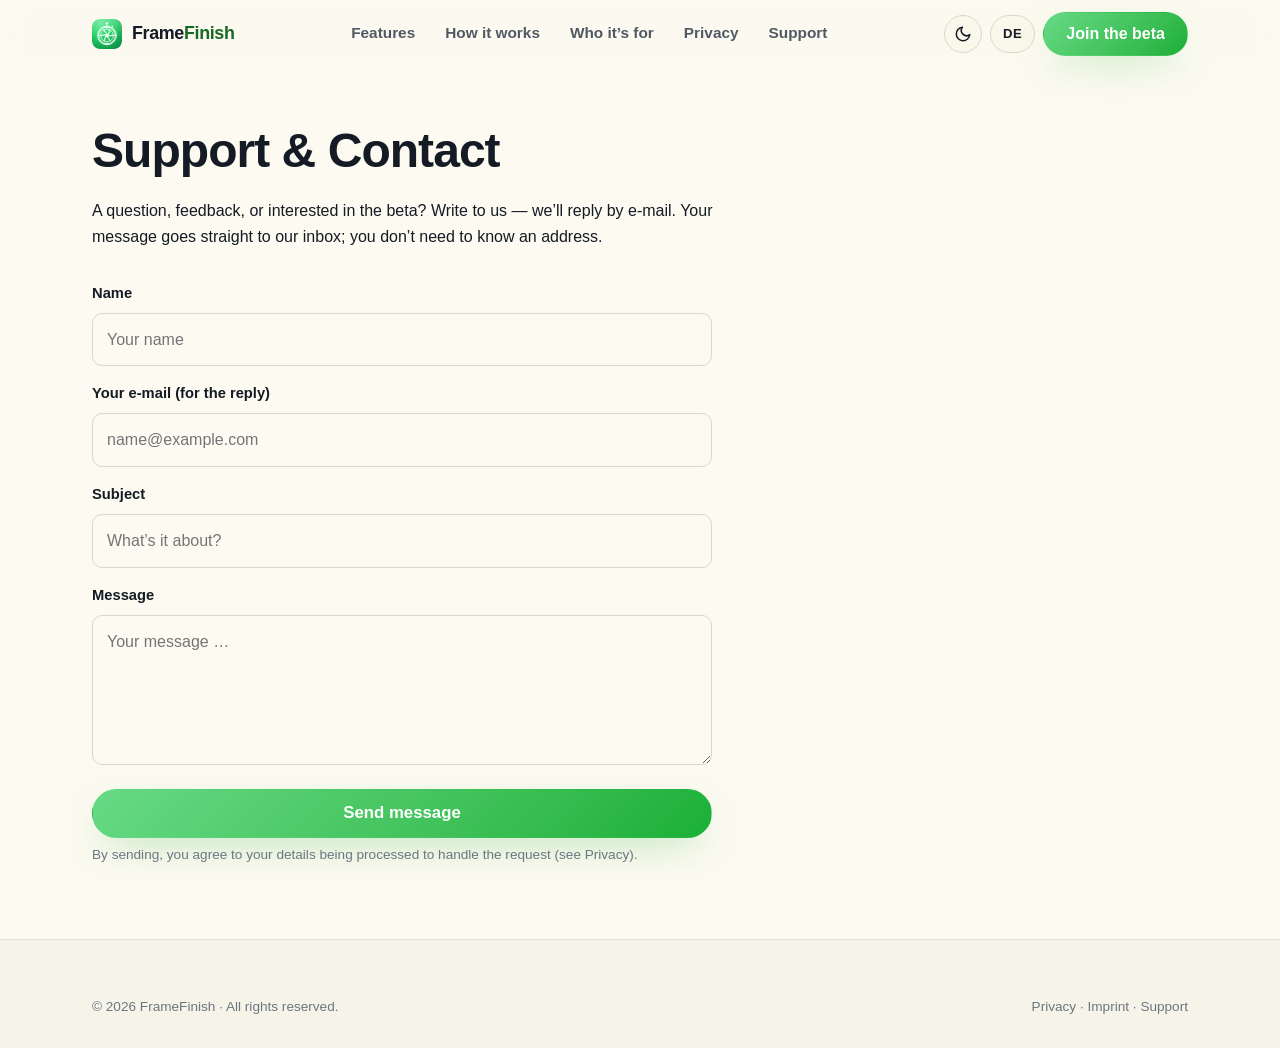
<file: support.html>
<!DOCTYPE html>
<html lang="de">
<head>
  <meta charset="UTF-8" />
  <meta name="viewport" content="width=device-width, initial-scale=1" />
  <title data-i18n="support.title">Support — FrameFinish</title>
  <meta name="description" data-i18n="meta.description" content="" />
  <meta name="theme-color" content="#fbfbf6" />
  <link rel="icon" type="image/svg+xml" href="assets/favicon.svg" />
  <link rel="preconnect" href="https://api.web3forms.com" />
  <link rel="stylesheet" href="css/style.css" />
  <script src="js/config.js"></script>
  <script src="js/theme.js"></script>
  <script src="js/i18n.js"></script>
</head>
<body>
  <header class="site-header">
    <div class="header-inner">
      <a class="brand" href="index.html" aria-label="FrameFinish">
        <img class="brand-mark" src="assets/logo.svg" alt="" width="30" height="30" />
        <span>Frame<span class="brand-fin">Finish</span></span>
      </a>
      <nav class="nav" data-nav-menu>
        <a class="nav-link" href="features.html" data-i18n="nav.features">Funktionen</a>
        <a class="nav-link" href="index.html#how" data-i18n="nav.how">So funktioniert’s</a>
        <a class="nav-link" href="index.html#audience" data-i18n="nav.audience">Für wen</a>
        <a class="nav-link" href="privacy.html" data-i18n="nav.privacy">Datenschutz</a>
        <a class="nav-link" href="support.html" data-i18n="nav.support">Support</a>
        <button class="theme-toggle" data-theme-toggle type="button" aria-label="Theme">
          <svg class="ic-moon" viewBox="0 0 24 24" fill="none" stroke="currentColor" stroke-width="2" stroke-linecap="round" stroke-linejoin="round" aria-hidden="true"><path d="M21 12.8A9 9 0 1 1 11.2 3a7 7 0 0 0 9.8 9.8z"/></svg>
          <svg class="ic-sun" viewBox="0 0 24 24" fill="none" stroke="currentColor" stroke-width="2" stroke-linecap="round" stroke-linejoin="round" aria-hidden="true"><circle cx="12" cy="12" r="4"/><path d="M12 2v2M12 20v2M4.9 4.9l1.4 1.4M17.7 17.7l1.4 1.4M2 12h2M20 12h2M6.3 17.7l-1.4 1.4M19.1 4.9l-1.4 1.4"/></svg>
        </button>
        <button class="lang-toggle" data-lang-toggle type="button" onclick="toggleLang()">EN</button>
      </nav>
      <div class="header-actions">
        <button class="theme-toggle" data-theme-toggle type="button" aria-label="Theme">
          <svg class="ic-moon" viewBox="0 0 24 24" fill="none" stroke="currentColor" stroke-width="2" stroke-linecap="round" stroke-linejoin="round" aria-hidden="true"><path d="M21 12.8A9 9 0 1 1 11.2 3a7 7 0 0 0 9.8 9.8z"/></svg>
          <svg class="ic-sun" viewBox="0 0 24 24" fill="none" stroke="currentColor" stroke-width="2" stroke-linecap="round" stroke-linejoin="round" aria-hidden="true"><circle cx="12" cy="12" r="4"/><path d="M12 2v2M12 20v2M4.9 4.9l1.4 1.4M17.7 17.7l1.4 1.4M2 12h2M20 12h2M6.3 17.7l-1.4 1.4M19.1 4.9l-1.4 1.4"/></svg>
        </button>
        <button class="lang-toggle" data-lang-toggle type="button" onclick="toggleLang()">EN</button>
        <a class="btn btn-primary" href="support.html" data-i18n="nav.cta">Beta testen</a>
        <button class="nav-toggle" data-nav-toggle aria-label="Menü" aria-expanded="false"><span></span></button>
      </div>
    </div>
  </header>

  <main>
    <section class="page-hero">
      <div class="container">
        <h1 data-i18n="support.title">Support &amp; Kontakt</h1>
        <p class="lead" style="margin:0;max-width:640px" data-i18n="support.subtitle"></p>
      </div>
    </section>

    <section class="section-sm" style="padding-top:8px">
      <div class="container">
        <div class="form-wrap">
          <!-- Kill-Switch-Hinweis (wird per JS eingeblendet, wenn formEnabled=false) -->
          <div id="form-disabled" class="form-disabled" data-i18n="support.disabled"></div>

          <!-- Status-Meldung -->
          <div id="form-status" class="form-status" role="status" aria-live="polite"></div>

          <form id="support-form" novalidate>
            <div class="form-row">
              <label for="f-name" data-i18n="support.name">Name</label>
              <input id="f-name" name="name" type="text" autocomplete="name"
                     data-i18n-attr="placeholder:support.namePlaceholder" required />
            </div>
            <div class="form-row">
              <label for="f-email" data-i18n="support.email">Deine E-Mail (für die Antwort)</label>
              <input id="f-email" name="email" type="email" autocomplete="email"
                     data-i18n-attr="placeholder:support.emailPlaceholder" required />
            </div>
            <div class="form-row">
              <label for="f-subject" data-i18n="support.subject">Betreff</label>
              <input id="f-subject" name="subject" type="text"
                     data-i18n-attr="placeholder:support.subjectPlaceholder" required />
            </div>
            <div class="form-row">
              <label for="f-message" data-i18n="support.message">Nachricht</label>
              <textarea id="f-message" name="message"
                        data-i18n-attr="placeholder:support.messagePlaceholder" required></textarea>
            </div>

            <!-- Honeypot: für Menschen unsichtbar, Bots füllen es aus -->
            <div class="honeypot" aria-hidden="true">
              <label>Leave this empty <input type="checkbox" name="botcheck" tabindex="-1" autocomplete="off" /></label>
            </div>

            <button type="submit" class="btn btn-primary btn-lg btn-block" data-i18n="support.send">Nachricht senden</button>
            <p class="form-hint" data-i18n="support.privacyHint"></p>
          </form>
        </div>
      </div>
    </section>
  </main>

  <footer class="site-footer">
    <div class="container">
      <div class="footer-bottom" style="border:none;padding-top:0">
        <span>© <span data-year>2026</span> FrameFinish · <span data-i18n="footer.rights">Alle Rechte vorbehalten.</span></span>
        <span>
          <a href="privacy.html" data-i18n="footer.privacy">Datenschutz</a> ·
          <a href="impressum.html" data-i18n="footer.impressum">Impressum</a> ·
          <a href="support.html" data-i18n="footer.support">Support</a>
        </span>
      </div>
    </div>
  </footer>

  <script src="js/main.js"></script>
  <script src="js/form.js"></script>
</body>
</html>
</file>
<file: css/style.css>
/* =====================================================================
   FrameFinish — Website Design System
   Mirrors the app: green primary (oklch 145°) + orange accent (35°),
   10px radius family, light + dark via prefers-color-scheme + manual
   [data-theme] override. OKLCH tokens with a hex fallback.
   ===================================================================== */

/* ---------- Tokens: LIGHT (default) ---------- */
:root {
  color-scheme: light;

  --bg:          oklch(0.985 0.012 95);
  --bg-2:        oklch(0.965 0.014 95);
  --surface:     oklch(0.975 0.016 95);
  --surface-2:   oklch(0.94 0.015 95);
  --border:      oklch(0.88 0.02 90);
  --border-soft: oklch(0.915 0.015 90);

  --text:    oklch(0.22 0.02 250);
  --muted:   oklch(0.46 0.02 250);
  --muted-2: oklch(0.56 0.02 250);

  --primary:     oklch(0.72 0.19 145);   /* brand green */
  --primary-600: oklch(0.64 0.19 145);
  --primary-ink: oklch(0.46 0.13 145);   /* green text on light */
  --on-primary:  #ffffff;
  --accent:      oklch(0.66 0.18 35);    /* warm orange */
  --accent-600:  oklch(0.60 0.18 35);

  --grad:      linear-gradient(135deg, oklch(0.80 0.16 150), oklch(0.66 0.20 145));
  --grad-hero: linear-gradient(120deg, oklch(0.66 0.20 145), oklch(0.66 0.18 40));
  --grad-soft: linear-gradient(135deg, oklch(0.72 0.19 145 / .14), oklch(0.66 0.18 35 / .12));
  --ring:      oklch(0.72 0.19 145 / .45);

  --r-sm: 10px;
  --r: 14px;
  --r-lg: 22px;
  --r-pill: 999px;

  --shadow:    0 10px 30px -14px oklch(0.22 0.02 250 / .22);
  --shadow-lg: 0 30px 60px -24px oklch(0.22 0.02 250 / .28);
  --glow:      0 14px 40px -16px oklch(0.66 0.20 145 / .5);

  --maxw: 1140px;
  --header-h: 68px;
}

/* ---------- Tokens: DARK ---------- */
[data-theme="dark"] {
  color-scheme: dark;

  --bg:          oklch(0.16 0.02 250);
  --bg-2:        oklch(0.185 0.022 250);
  --surface:     oklch(0.215 0.025 250);
  --surface-2:   oklch(0.25 0.025 250);
  --border:      oklch(0.32 0.02 250);
  --border-soft: oklch(0.27 0.02 250);

  --text:    oklch(0.97 0.01 250);
  --muted:   oklch(0.72 0.02 250);
  --muted-2: oklch(0.6 0.02 250);

  --primary:     oklch(0.82 0.19 145);
  --primary-600: oklch(0.75 0.19 145);
  --primary-ink: oklch(0.86 0.16 145);
  --on-primary:  oklch(0.18 0.05 145);
  --accent:      oklch(0.72 0.18 40);
  --accent-600:  oklch(0.66 0.18 40);

  --grad:      linear-gradient(135deg, oklch(0.86 0.15 150), oklch(0.76 0.2 145));
  --grad-hero: linear-gradient(120deg, oklch(0.86 0.18 145), oklch(0.8 0.16 50));
  --grad-soft: linear-gradient(135deg, oklch(0.82 0.19 145 / .18), oklch(0.72 0.18 40 / .14));
  --ring:      oklch(0.82 0.19 145 / .5);

  --shadow:    0 10px 30px -12px #000a;
  --shadow-lg: 0 30px 60px -20px #000c;
  --glow:      0 16px 46px -16px oklch(0.82 0.19 145 / .45);
}

/* System preselection (no manual choice yet) → follow OS, dark */
@media (prefers-color-scheme: dark) {
  :root:not([data-theme="light"]) {
    color-scheme: dark;

    --bg:          oklch(0.16 0.02 250);
    --bg-2:        oklch(0.185 0.022 250);
    --surface:     oklch(0.215 0.025 250);
    --surface-2:   oklch(0.25 0.025 250);
    --border:      oklch(0.32 0.02 250);
    --border-soft: oklch(0.27 0.02 250);

    --text:    oklch(0.97 0.01 250);
    --muted:   oklch(0.72 0.02 250);
    --muted-2: oklch(0.6 0.02 250);

    --primary:     oklch(0.82 0.19 145);
    --primary-600: oklch(0.75 0.19 145);
    --primary-ink: oklch(0.86 0.16 145);
    --on-primary:  oklch(0.18 0.05 145);
    --accent:      oklch(0.72 0.18 40);
    --accent-600:  oklch(0.66 0.18 40);

    --grad:      linear-gradient(135deg, oklch(0.86 0.15 150), oklch(0.76 0.2 145));
    --grad-hero: linear-gradient(120deg, oklch(0.86 0.18 145), oklch(0.8 0.16 50));
    --grad-soft: linear-gradient(135deg, oklch(0.82 0.19 145 / .18), oklch(0.72 0.18 40 / .14));
    --ring:      oklch(0.82 0.19 145 / .5);

    --shadow:    0 10px 30px -12px #000a;
    --shadow-lg: 0 30px 60px -20px #000c;
    --glow:      0 16px 46px -16px oklch(0.82 0.19 145 / .45);
  }
}

/* Hex fallback for browsers without OKLCH (very old; Apple devices are fine) */
@supports not (color: oklch(1 0 0)) {
  :root {
    --bg:#fbfbf6; --bg-2:#f4f4ee; --surface:#f7f6f1; --surface-2:#ecebe4;
    --border:#deded6; --border-soft:#e8e7df;
    --text:#262a31; --muted:#5e6570; --muted-2:#79808b;
    --primary:#22b85f; --primary-600:#1a9c4f; --primary-ink:#1f7a45; --on-primary:#fff;
    --accent:#e0662f; --accent-600:#c85522;
    --grad:linear-gradient(135deg,#3fd07a,#1faa54);
    --grad-hero:linear-gradient(120deg,#1faa54,#e0662f);
    --grad-soft:linear-gradient(135deg,rgba(34,184,95,.14),rgba(224,102,47,.12));
    --ring:rgba(34,184,95,.45);
  }
  [data-theme="dark"] {
    --bg:#14181f; --bg-2:#191e27; --surface:#1d232e; --surface-2:#242b37;
    --border:#343b47; --border-soft:#2a313c;
    --text:#f2f5fa; --muted:#a6adb8; --muted-2:#8b929d;
    --primary:#43d27e; --primary-600:#34c06e; --primary-ink:#6ee0a0; --on-primary:#0e2417;
    --accent:#f0884f; --accent-600:#dd7440;
  }
}

/* ---------- Reset / base ---------- */
*, *::before, *::after { box-sizing: border-box; }
html { scroll-behavior: smooth; -webkit-text-size-adjust: 100%; }
body {
  margin: 0;
  font-family: -apple-system, BlinkMacSystemFont, "SF Pro Text", "Segoe UI", Roboto, Helvetica, Arial, sans-serif;
  background: var(--bg);
  color: var(--text);
  line-height: 1.62;
  -webkit-font-smoothing: antialiased;
  overflow-x: hidden;
  transition: background .25s ease, color .25s ease;
}
img, svg { max-width: 100%; }
img { display: block; }
a { color: inherit; text-decoration: none; }
h1, h2, h3, h4 { line-height: 1.14; margin: 0 0 .4em; letter-spacing: -.02em; }
p { margin: 0 0 1em; }

.container { width: 100%; max-width: var(--maxw); margin: 0 auto; padding: 0 22px; }
.section { padding: 92px 0; position: relative; }
.section-sm { padding: 60px 0; }
.center { text-align: center; }
.alt { background: var(--bg-2); }

.eyebrow {
  display: inline-block; font-size: .8rem; font-weight: 700; letter-spacing: .08em;
  text-transform: uppercase; color: var(--primary-ink); margin-bottom: 14px;
}
.section h2 { font-size: clamp(1.7rem, 3.6vw, 2.6rem); }
.section .lead { color: var(--muted); font-size: 1.08rem; max-width: 640px; margin: 0 auto 8px; }

/* ---------- Buttons ---------- */
.btn {
  display: inline-flex; align-items: center; justify-content: center; gap: 8px;
  font-weight: 650; font-size: 1rem; line-height: 1;
  padding: 13px 22px; border-radius: var(--r-pill);
  border: 1px solid transparent; cursor: pointer;
  transition: transform .15s ease, box-shadow .2s ease, background .2s ease, border-color .2s ease;
  white-space: nowrap;
}
.btn:active { transform: translateY(1px); }
.btn-primary { background: var(--grad); color: var(--on-primary); box-shadow: var(--glow); }
.btn-primary:hover { transform: translateY(-2px); box-shadow: 0 22px 56px -18px oklch(0.66 0.2 145 / .6); }
.btn-ghost { background: var(--surface); color: var(--text); border-color: var(--border); }
.btn-ghost:hover { border-color: var(--muted-2); }
.btn-block { width: 100%; }
.btn-lg { padding: 15px 28px; font-size: 1.05rem; }

/* ---------- Header ---------- */
.site-header {
  position: sticky; top: 0; z-index: 50; height: var(--header-h);
  display: flex; align-items: center;
  background: color-mix(in oklab, var(--bg) 78%, transparent);
  backdrop-filter: saturate(140%) blur(14px);
  -webkit-backdrop-filter: saturate(140%) blur(14px);
  border-bottom: 1px solid transparent; transition: border-color .2s ease, background .2s ease;
}
.site-header.scrolled { border-bottom-color: var(--border-soft); background: color-mix(in oklab, var(--bg) 90%, transparent); }
.header-inner { display: flex; align-items: center; justify-content: space-between; width: 100%; max-width: var(--maxw); margin: 0 auto; padding: 0 22px; }

.brand { display: inline-flex; align-items: center; gap: 10px; font-weight: 800; font-size: 1.12rem; letter-spacing: -.02em; color: var(--text); }
.brand .brand-mark { width: 30px; height: 30px; border-radius: 8px; }
.brand .brand-fin { color: var(--primary-ink); }

.nav { display: flex; align-items: center; gap: 4px; }
.nav a.nav-link { padding: 9px 13px; border-radius: var(--r-sm); color: var(--muted); font-weight: 550; font-size: .96rem; transition: color .15s ease, background .15s ease; }
.nav a.nav-link:hover { color: var(--text); background: color-mix(in oklab, var(--text) 7%, transparent); }
.nav .lang-toggle, .nav .theme-toggle { display: none; }      /* desktop: toggles live in header-actions */

.header-actions { display: flex; align-items: center; gap: 8px; }
.lang-toggle, .theme-toggle {
  display: inline-flex; align-items: center; justify-content: center;
  height: 38px; border-radius: var(--r-pill);
  background: var(--surface); border: 1px solid var(--border);
  color: var(--text); cursor: pointer; transition: border-color .15s ease, background .15s ease;
}
.lang-toggle { min-width: 44px; padding: 0 12px; font-weight: 700; font-size: .82rem; letter-spacing: .04em; }
.theme-toggle { width: 38px; }
.theme-toggle svg { width: 18px; height: 18px; }
.lang-toggle:hover, .theme-toggle:hover { border-color: var(--muted-2); }
/* sun shown in dark mode (click → light), moon shown in light mode */
.theme-toggle .ic-sun { display: none; }
.theme-toggle .ic-moon { display: block; }
[data-theme="dark"] .theme-toggle .ic-sun { display: block; }
[data-theme="dark"] .theme-toggle .ic-moon { display: none; }
@media (prefers-color-scheme: dark) {
  :root:not([data-theme="light"]) .theme-toggle .ic-sun { display: block; }
  :root:not([data-theme="light"]) .theme-toggle .ic-moon { display: none; }
}

.nav-toggle { display: none; width: 40px; height: 40px; border-radius: var(--r-sm); border: 1px solid var(--border); background: var(--surface); cursor: pointer; align-items: center; justify-content: center; }
.nav-toggle span, .nav-toggle span::before, .nav-toggle span::after {
  content: ""; display: block; width: 18px; height: 2px; background: var(--text); position: relative; transition: .2s;
}
.nav-toggle span::before { position: absolute; top: -6px; }
.nav-toggle span::after { position: absolute; top: 6px; }

/* ---------- Hero ---------- */
.hero { position: relative; padding: 70px 0 84px; overflow: hidden; }
.hero::before {
  content: ""; position: absolute; inset: -25% -10% auto -10%; height: 640px;
  background: radial-gradient(55% 60% at 25% 20%, oklch(0.72 0.19 145 / .28), transparent 60%),
              radial-gradient(50% 50% at 85% 8%, oklch(0.66 0.18 35 / .2), transparent 60%);
  pointer-events: none; z-index: 0;
}
.hero-grid { position: relative; z-index: 1; display: grid; grid-template-columns: 1.1fr .9fr; gap: 48px; align-items: center; }
.hero-badge {
  display: inline-flex; align-items: center; gap: 8px; padding: 7px 14px; border-radius: var(--r-pill);
  background: var(--grad-soft); border: 1px solid var(--border); color: var(--text);
  font-size: .85rem; font-weight: 600; margin-bottom: 22px;
}
.hero-badge .dot { width: 8px; height: 8px; border-radius: 50%; background: var(--primary); box-shadow: 0 0 0 4px oklch(0.72 0.19 145 / .2); }
.hero h1 { font-size: clamp(2.3rem, 6vw, 4rem); font-weight: 850; }
.hero h1 .grad { background: var(--grad-hero); -webkit-background-clip: text; background-clip: text; color: transparent; }
.hero-sub { color: var(--muted); font-size: 1.14rem; max-width: 560px; margin-bottom: 28px; }
.hero-actions { display: flex; flex-wrap: wrap; gap: 14px; margin-bottom: 18px; }
.hero-note { color: var(--muted-2); font-size: .9rem; }

/* ---------- Device mockups (iPhone / iPad placeholders) ---------- */
.device { position: relative; justify-self: center; background: var(--surface); border: 2px solid var(--border); box-shadow: var(--shadow-lg); padding: 12px; display: flex; }
.device-phone { width: 280px; aspect-ratio: 9 / 19; border-radius: 42px; }
.device-phone::after { content: ""; position: absolute; top: 14px; left: 50%; transform: translateX(-50%); width: 96px; height: 22px; background: var(--bg); border-radius: var(--r-pill); }
.device-pad { width: 420px; aspect-ratio: 4 / 3; border-radius: 26px; padding: 16px; }
.device-pad.portrait { width: 340px; aspect-ratio: 3 / 4; }
.device-screen {
  flex: 1; border-radius: 28px; background: var(--grad-soft);
  display: flex; align-items: center; justify-content: center; text-align: center;
  overflow: hidden; border: 1px solid var(--border-soft);
}
.device-pad .device-screen { border-radius: 14px; }
.device-screen img { width: 100%; height: 100%; object-fit: cover; }

/* Screenshot placeholder note (disappears once you drop in an <img>) */
.shot-note { display: flex; flex-direction: column; align-items: center; gap: 8px; padding: 22px; color: var(--muted); font-size: .9rem; }
.shot-chip {
  display: inline-flex; align-items: center; gap: 6px; padding: 5px 11px; border-radius: var(--r-pill);
  background: color-mix(in oklab, var(--primary) 16%, transparent); color: var(--primary-ink);
  border: 1px solid color-mix(in oklab, var(--primary) 30%, transparent);
  font-size: .74rem; font-weight: 700; letter-spacing: .03em; text-transform: uppercase;
}
.shot-note .shot-title { font-weight: 700; color: var(--text); font-size: .98rem; }
.shot-note .shot-desc { max-width: 260px; }
.shot-note .shot-hint { font-size: .78rem; color: var(--muted-2); }

/* ---------- Feature / card grids ---------- */
.grid { display: grid; gap: 20px; }
.grid-3 { grid-template-columns: repeat(3, 1fr); }
.grid-2 { grid-template-columns: repeat(2, 1fr); }
.card {
  background: var(--surface);
  border: 1px solid var(--border-soft); border-radius: var(--r-lg); padding: 26px;
  transition: transform .18s ease, border-color .2s ease, box-shadow .2s ease;
}
.card:hover { transform: translateY(-4px); border-color: var(--border); box-shadow: var(--shadow); }
.card .icon {
  width: 48px; height: 48px; border-radius: var(--r); display: flex; align-items: center; justify-content: center;
  background: var(--grad-soft); border: 1px solid var(--border); margin-bottom: 16px; color: var(--primary-ink);
}
.card .icon svg { width: 24px; height: 24px; }
.card h3 { font-size: 1.16rem; }
.card p { color: var(--muted); margin: 0; font-size: .98rem; }

/* ---------- How it works ---------- */
.steps { counter-reset: step; display: grid; grid-template-columns: repeat(3, 1fr); gap: 22px; }
.step { position: relative; padding: 28px 24px; background: var(--surface); border: 1px solid var(--border-soft); border-radius: var(--r-lg); }
.step::before {
  counter-increment: step; content: counter(step);
  display: flex; align-items: center; justify-content: center; width: 40px; height: 40px;
  border-radius: 50%; background: var(--grad); color: var(--on-primary); font-weight: 800; margin-bottom: 14px;
}
.step h3 { font-size: 1.12rem; }
.step p { color: var(--muted); margin: 0; }

/* ---------- Tour rows (features.html) ---------- */
.tour-row { display: grid; grid-template-columns: 1fr 1fr; gap: 48px; align-items: center; padding: 64px 0; border-top: 1px solid var(--border-soft); }
.tour-row:first-of-type { border-top: none; }
.tour-row.reverse .tour-text { order: 2; }
.tour-row.reverse .tour-media { order: 1; }
.tour-num { display: inline-flex; align-items: center; justify-content: center; width: 34px; height: 34px; border-radius: 10px; background: var(--grad-soft); border: 1px solid var(--border); color: var(--primary-ink); font-weight: 800; margin-bottom: 14px; }
.tour-text h2 { font-size: clamp(1.4rem, 2.6vw, 1.95rem); }
.tour-text .lead { color: var(--muted); font-size: 1.05rem; margin: 0 0 18px; text-align: left; max-width: none; }
.feature-list { list-style: none; padding: 0; margin: 0; display: grid; gap: 11px; }
.feature-list li { position: relative; padding-left: 30px; color: var(--text); font-size: .99rem; }
.feature-list li::before {
  content: ""; position: absolute; left: 0; top: 3px; width: 18px; height: 18px; border-radius: 50%;
  background: var(--grad); -webkit-mask: var(--check) center/12px no-repeat; mask: var(--check) center/12px no-repeat;
}
.feature-list li b { font-weight: 650; }
:root { --check: url("data:image/svg+xml,%3Csvg xmlns='http://www.w3.org/2000/svg' viewBox='0 0 24 24' fill='none' stroke='black' stroke-width='3.5' stroke-linecap='round' stroke-linejoin='round'%3E%3Cpath d='M20 6 9 17l-5-5'/%3E%3C/svg%3E"); }
.tour-media { display: flex; justify-content: center; }

/* ---------- CTA band ---------- */
.cta-band { background: var(--grad-soft); border: 1px solid var(--border); border-radius: var(--r-lg); padding: 48px; text-align: center; }
.cta-band h2 { font-size: clamp(1.6rem, 3.4vw, 2.3rem); }
.cta-band p { color: var(--muted); max-width: 560px; margin: 0 auto 22px; }

/* ---------- Footer ---------- */
.site-footer { border-top: 1px solid var(--border-soft); background: var(--bg-2); padding: 56px 0 30px; }
.footer-grid { display: grid; grid-template-columns: 1.5fr 1fr 1fr; gap: 32px; margin-bottom: 36px; }
.footer-brand .brand { margin-bottom: 12px; }
.footer-brand p { color: var(--muted-2); max-width: 320px; font-size: .94rem; }
.footer-col h4 { font-size: .82rem; text-transform: uppercase; letter-spacing: .08em; color: var(--muted-2); margin: 0 0 14px; }
.footer-col a { display: block; color: var(--muted); padding: 5px 0; font-size: .96rem; }
.footer-col a:hover { color: var(--text); }
.footer-bottom { border-top: 1px solid var(--border-soft); padding-top: 22px; display: flex; flex-wrap: wrap; gap: 8px 18px; justify-content: space-between; color: var(--muted-2); font-size: .85rem; }

/* ---------- Legal / prose pages ---------- */
.page-hero { padding: 56px 0 24px; }
.page-hero h1 { font-size: clamp(2rem, 5vw, 3rem); }
.page-hero .updated { color: var(--muted-2); font-size: .9rem; }
.prose { max-width: 760px; }
.prose h2 { font-size: 1.3rem; margin-top: 36px; }
.prose h3 { font-size: 1.06rem; margin-top: 22px; color: var(--text); }
.prose p, .prose li { color: var(--muted); }
.prose a { color: var(--primary-ink); text-decoration: underline; text-underline-offset: 3px; }
.prose ul { padding-left: 20px; }

/* Data table (Apple nutrition labels) */
.data-table { width: 100%; border-collapse: collapse; margin: 18px 0 8px; font-size: .94rem; overflow: hidden; border-radius: var(--r); border: 1px solid var(--border); }
.data-table th, .data-table td { text-align: left; padding: 12px 14px; border-bottom: 1px solid var(--border-soft); }
.data-table th { background: var(--surface-2); color: var(--text); font-weight: 650; }
.data-table tr:last-child td { border-bottom: none; }
.data-table td { color: var(--muted); }
.table-wrap { overflow-x: auto; }

/* Impressum image placeholder */
.impressum-card { max-width: 560px; background: var(--surface); border: 1px solid var(--border); border-radius: var(--r-lg); padding: 22px; }
.impressum-img { width: 100%; border-radius: var(--r); border: 1px dashed var(--border); }
.img-placeholder {
  width: 100%; min-height: 220px; border: 1px dashed var(--border); border-radius: var(--r);
  display: flex; align-items: center; justify-content: center; text-align: center; padding: 28px;
  color: var(--muted-2); background: var(--bg-2); font-size: .94rem;
}

/* ---------- Form ---------- */
.form-wrap { max-width: 620px; }
.form-row { margin-bottom: 16px; }
.form-row label { display: block; font-weight: 600; font-size: .92rem; margin-bottom: 7px; color: var(--text); }
.form-row input, .form-row textarea {
  width: 100%; padding: 13px 14px; border-radius: var(--r-sm);
  background: var(--bg); border: 1px solid var(--border); color: var(--text);
  font: inherit; font-size: 1rem; transition: border-color .15s ease, box-shadow .15s ease;
}
.form-row input:focus, .form-row textarea:focus { outline: none; border-color: var(--primary); box-shadow: 0 0 0 3px var(--ring); }
.form-row textarea { min-height: 150px; resize: vertical; }
.honeypot { position: absolute; left: -9999px; width: 1px; height: 1px; overflow: hidden; }
.form-status { display: none; margin: 4px 0 14px; padding: 12px 14px; border-radius: var(--r-sm); font-size: .95rem; }
.form-status.success { background: oklch(0.72 0.19 145 / .14); border: 1px solid oklch(0.72 0.19 145 / .4); color: var(--primary-ink); }
.form-status.error { background: oklch(0.6 0.22 25 / .12); border: 1px solid oklch(0.6 0.22 25 / .4); color: oklch(0.58 0.22 25); }
.form-disabled { display: none; padding: 16px; border-radius: var(--r); background: var(--surface); border: 1px solid var(--border); color: var(--muted); }
.form-hint { color: var(--muted-2); font-size: .85rem; margin-top: 6px; }

/* ---------- Responsive ---------- */
@media (max-width: 900px) {
  .tour-row { grid-template-columns: 1fr; gap: 28px; padding: 48px 0; }
  .tour-row.reverse .tour-text { order: 1; }
  .tour-row.reverse .tour-media { order: 2; }
  .device-pad { width: 100%; max-width: 460px; }

  /* Collapse nav into the hamburger early enough to avoid header crowding */
  .nav, .header-actions .lang-toggle, .header-actions .theme-toggle { display: none; }
  .nav-toggle { display: flex; }
  .nav.open {
    display: flex; flex-direction: column; gap: 4px; position: absolute; top: var(--header-h); left: 0; right: 0;
    background: color-mix(in oklab, var(--bg) 97%, transparent); backdrop-filter: blur(14px);
    border-bottom: 1px solid var(--border); padding: 14px 22px 18px; align-items: stretch;
  }
  .nav.open a.nav-link { padding: 12px 10px; font-size: 1.02rem; }
  .nav.open .lang-toggle, .nav.open .theme-toggle { display: inline-flex; align-self: flex-start; margin-top: 6px; }
}
@media (max-width: 860px) {
  .hero-grid { grid-template-columns: 1fr; gap: 40px; }
  .device-phone { width: 248px; }
  .grid-3, .steps { grid-template-columns: 1fr 1fr; }
  .footer-grid { grid-template-columns: 1fr 1fr; }
  .footer-brand { grid-column: 1 / -1; }
}
@media (max-width: 680px) {
  .section { padding: 64px 0; }
  .grid-3, .grid-2, .steps { grid-template-columns: 1fr; }
  .cta-band { padding: 32px 22px; }
  .footer-grid { grid-template-columns: 1fr; }
}

/* Reduced motion */
@media (prefers-reduced-motion: reduce) {
  * { scroll-behavior: auto !important; transition: none !important; }
}
</file>
